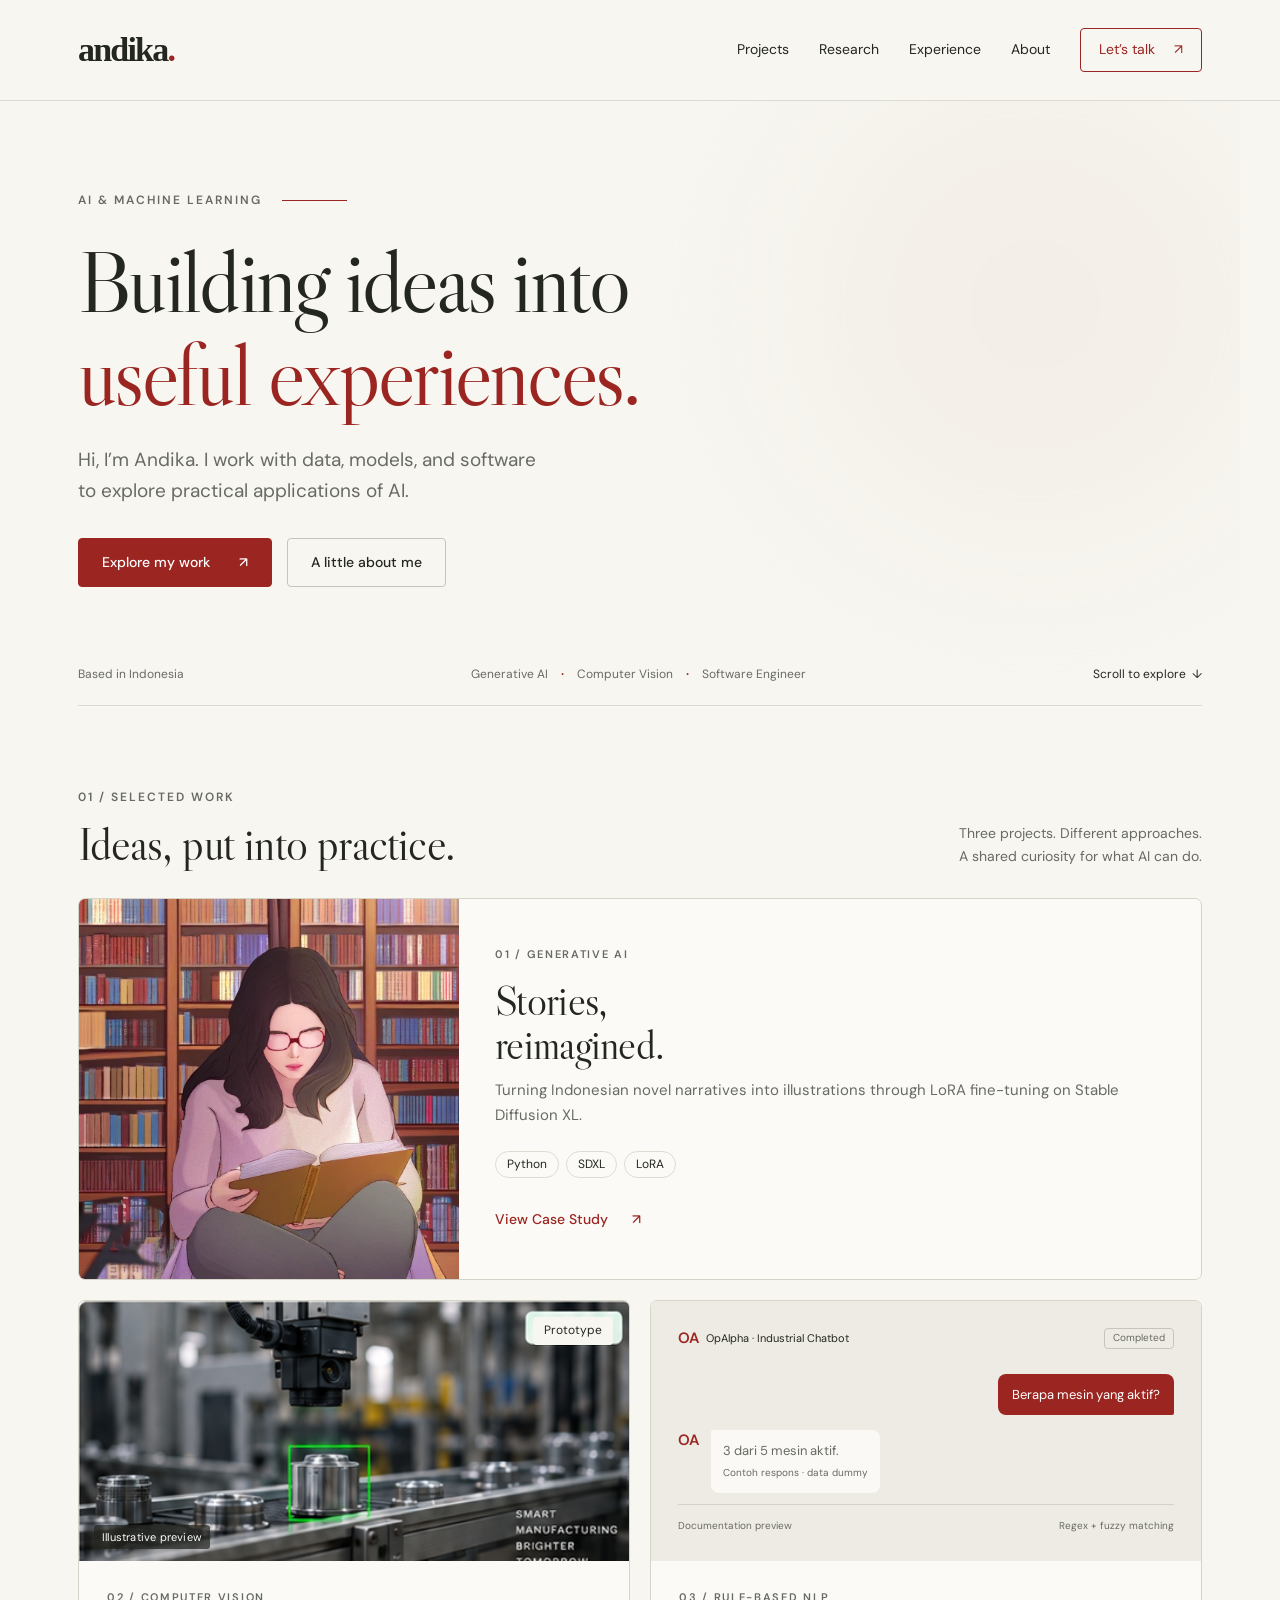
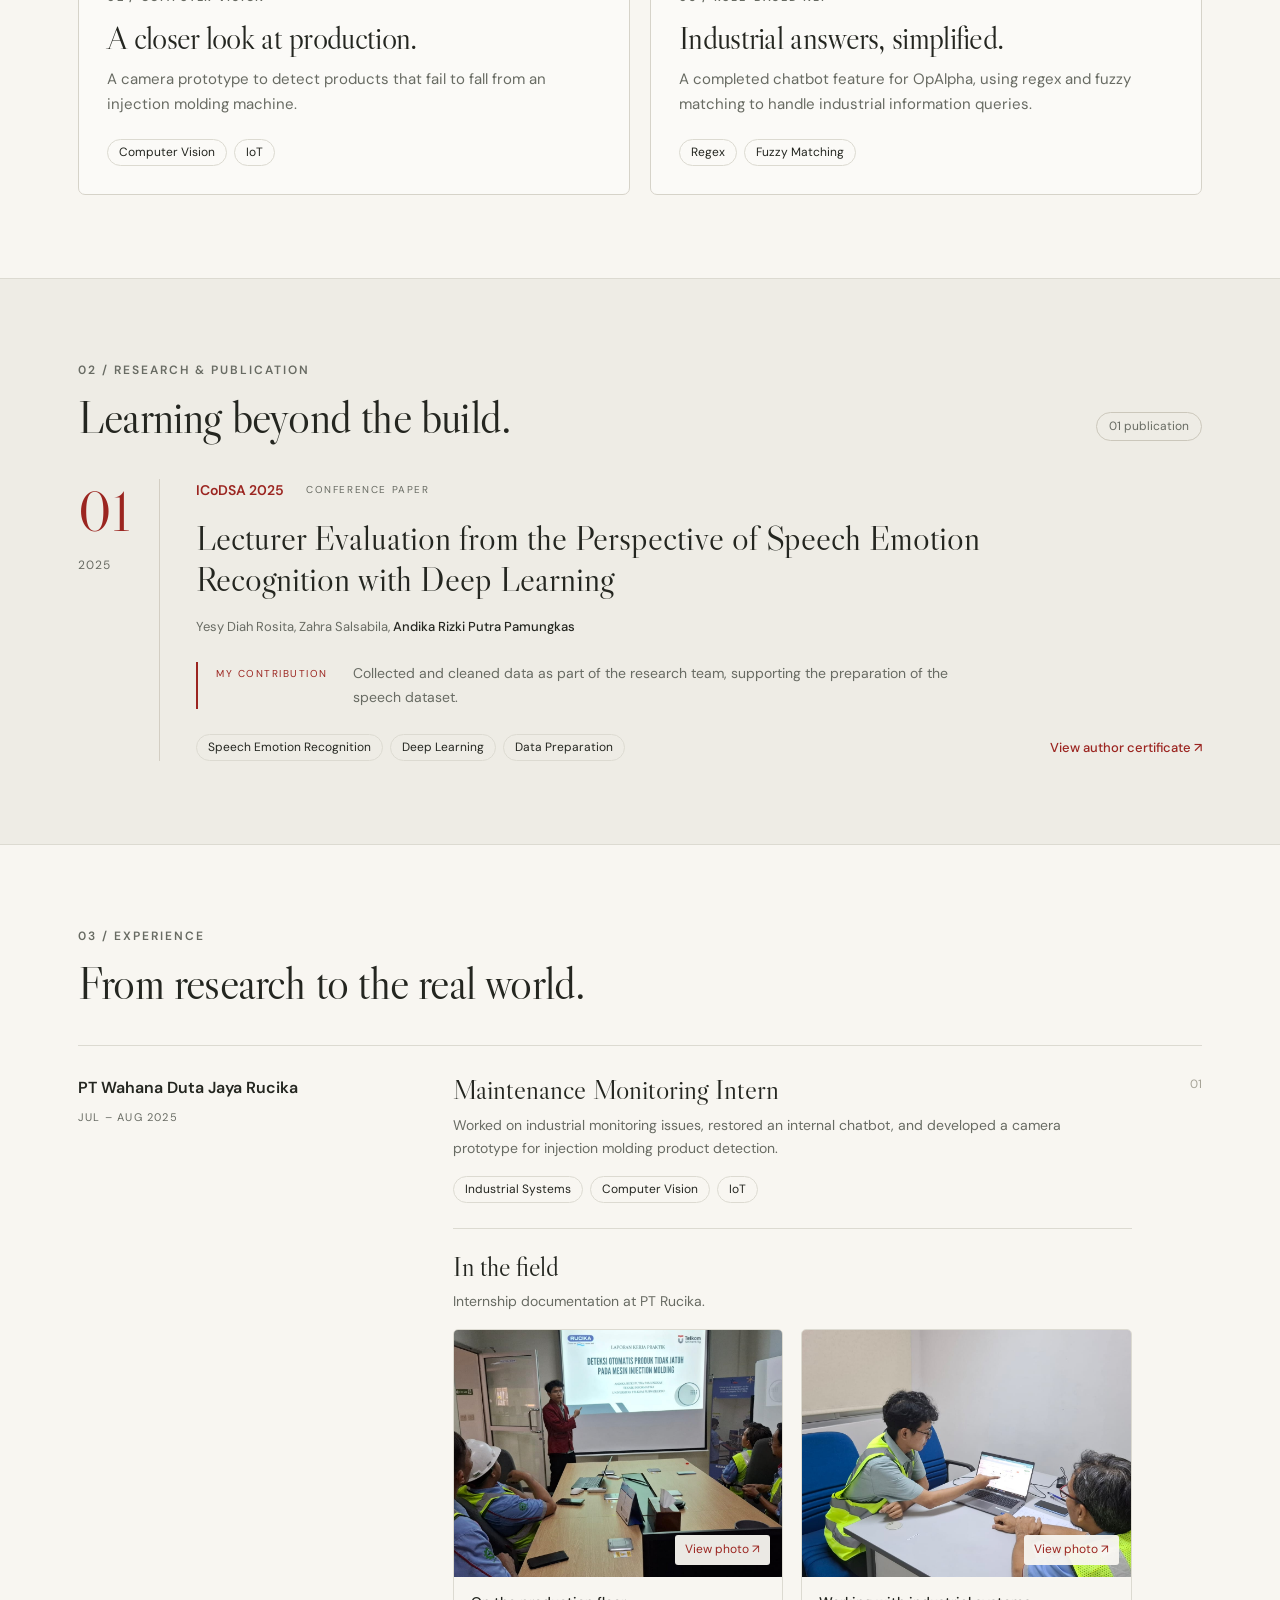
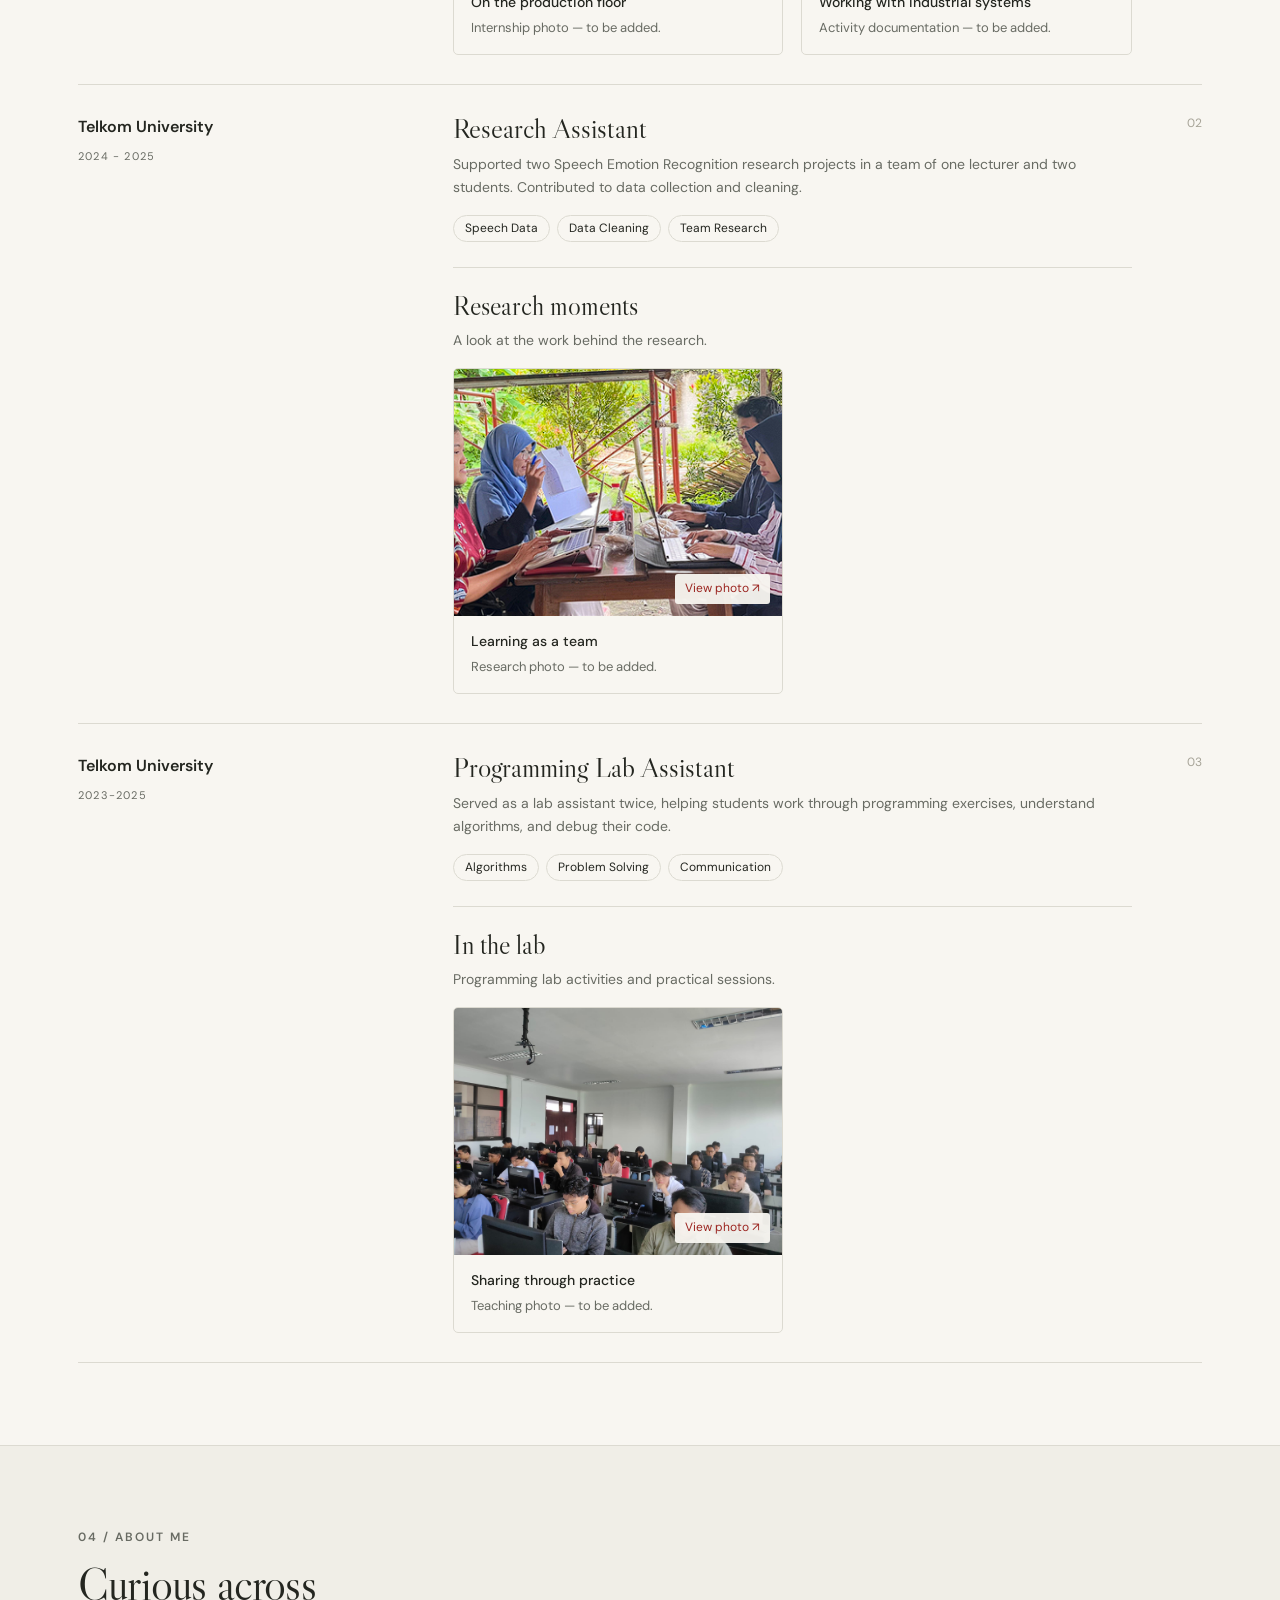
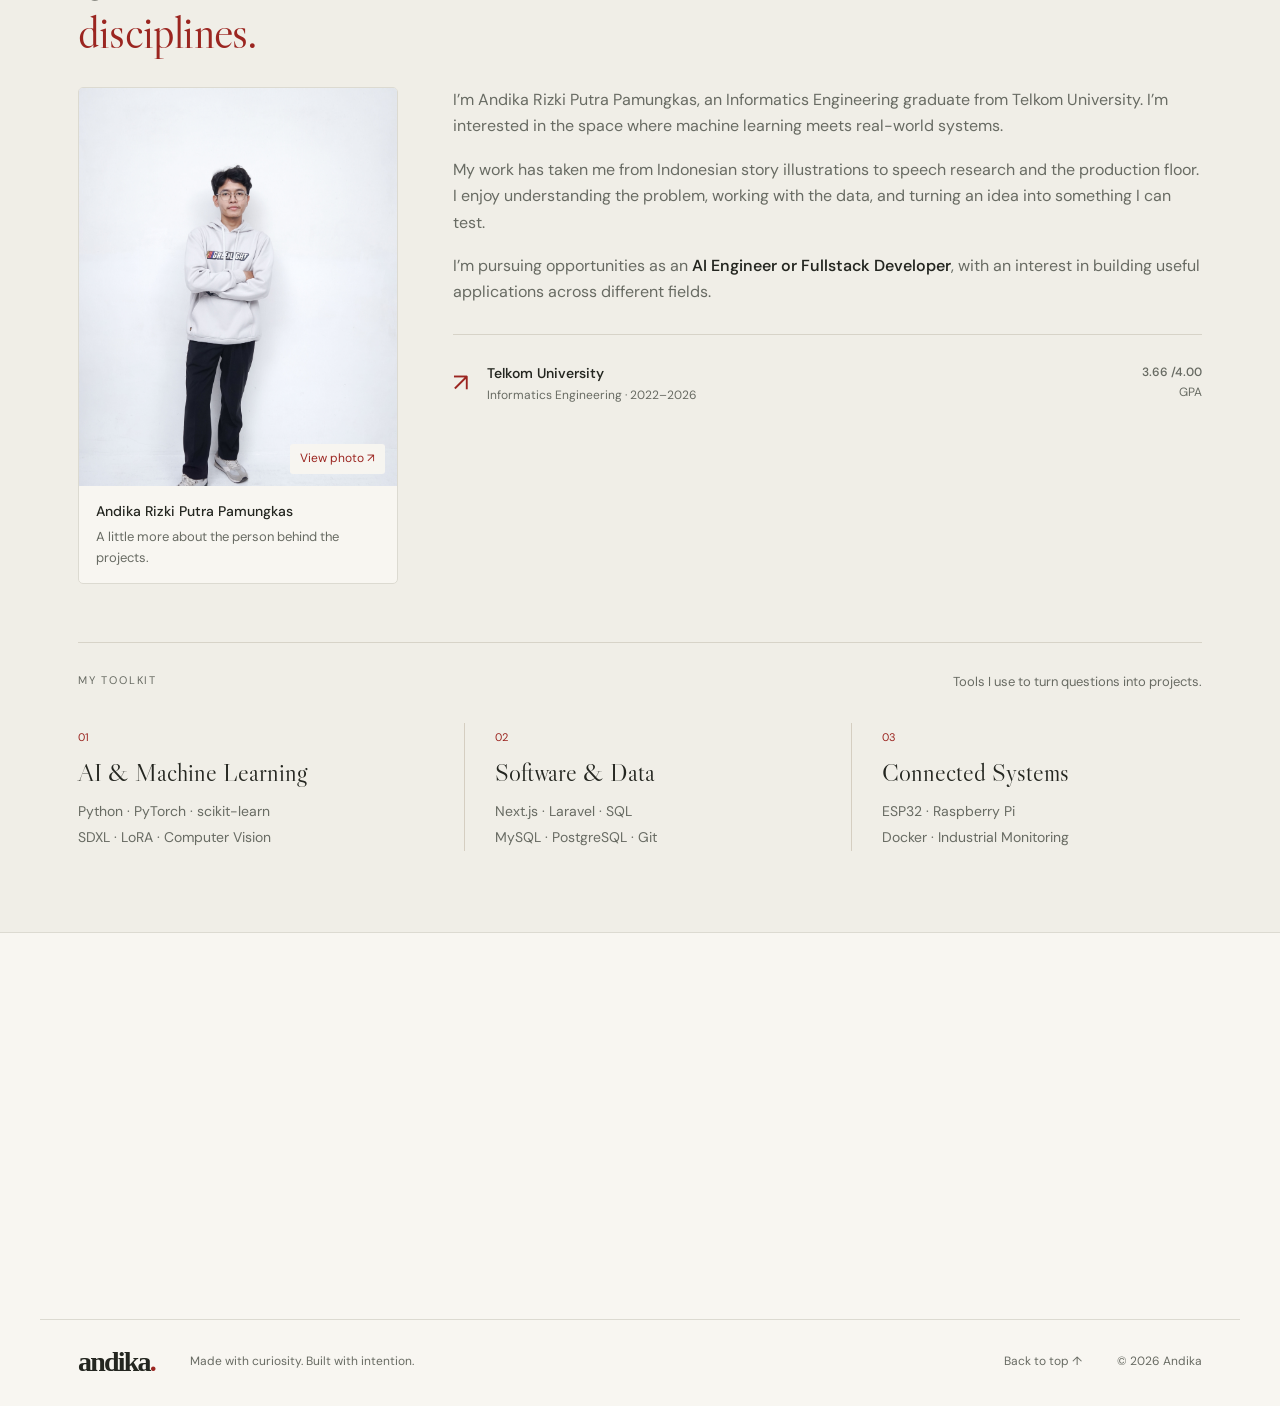
<file: index.html>
<!DOCTYPE html>
<html lang="en">

<head>
    <meta charset="utf-8">
    <meta name="viewport" content="width=device-width,initial-scale=1">
    <title>Andika — AI & Fullstack Developer</title>
    <meta name="description"
        content="Andika's portfolio: generative AI, computer vision, and speech emotion recognition research.">
    <meta name="theme-color" content="#f8f6f1">
    <link rel="icon" type="image/svg+xml"
        href="data:image/svg+xml,%3Csvg xmlns='http://www.w3.org/2000/svg' viewBox='0 0 40 40'%3E%3Crect width='40' height='40' rx='8' fill='%239b2520'/%3E%3Ctext x='10' y='30' font-family='Georgia' font-size='34' fill='%23fff'%3Ea%3C/text%3E%3C/svg%3E">
    <link rel="stylesheet" href="styles.css?v=photos-1">
    <script src="app.js?v=photos-1" defer></script>
    <link rel="stylesheet" href="photo-gallery.css?v=photos-1">
    <script src="media-config.js?v=photos-1" defer></script>
    <script src="photo-gallery.js?v=photos-1" defer></script>
</head>

<body>
    <div class="header-container" id="header-container">
        <header class="header"><a class="wordmark" href="#" aria-label="Andika home">andika<span>.</span></a><button
                class="menu-toggle" aria-expanded="false" aria-controls="navigation">Menu <span
                    aria-hidden="true">☰</span></button>
            <nav id="navigation" aria-label="Main navigation"><a href="#projects">Projects</a><a
                    href="#research">Research</a><a href="#experience">Experience</a><a href="#about">About</a><a
                    class="nav-contact" href="#contact">Let’s talk <span>↗</span></a></nav>
        </header>
        <div class="scroll-progress" id="scroll-progress" aria-hidden="true"></div>
    </div>
    <main id="main">
        <section class="hero wrap" aria-labelledby="hero-title">
            <div class="eyebrow"><span>AI & MACHINE LEARNING</span><i></i></div>
            <h1 id="hero-title">Building ideas into<br><em>useful experiences.</em></h1>
            <p class="intro">Hi, I’m Andika. I work with data, models, and software<br class="desktop-break"> to explore
                practical applications of AI.</p>
            <div class="hero-actions"><a class="button primary" href="#projects">Explore my work <span>↗</span></a><a
                    class="button secondary" href="#about">A little about me</a></div>
            <div class="hero-foot"><span>Based in Indonesia</span><span>Generative AI <b>·</b> Computer Vision <b>·</b>
                    Software Engineer</span><a class="scroll-explore" href="#projects"
                    aria-label="Scroll to selected projects">Scroll to explore
                    <span class="explore-arrow">↓</span></a></div>
        </section>
        <section class="section wrap" id="projects">
            <div class="section-heading">
                <div>
                    <div class="eyebrow"><span>01 / SELECTED WORK</span></div>
                    <h2>Ideas, put into practice.</h2>
                </div>
                <p>Three projects. Different approaches.<br>A shared curiosity for what AI can do.</p>
            </div>
            <article class="project featured">
                <div class="project-art stories">
                    <img class="thumbnail" src="assets/projects/lora/result-01.webp"
                        alt="Visualizing Indonesian novel narratives with SDXL and LoRA fine-tuning"
                        fetchpriority="high">
                </div>
                <div class="project-content">
                    <div class="eyebrow">01 / GENERATIVE AI</div>
                    <h3>Stories,<br>reimagined.</h3>
                    <p>Turning Indonesian novel narratives into illustrations through LoRA fine-tuning on Stable
                        Diffusion XL.</p>
                    <div class="tags"><span>Python</span><span>SDXL</span><span>LoRA</span></div><a class="text-link"
                        href="projects/novel-illustration/index.html">View Case Study <span>↗</span></a>
                </div>
            </article>
            <div class="project-grid">
                <article class="project">
                    <div class="project-art">
                        <div class="image-window vision-window"><img src="assets/project-preview.png"
                                alt="Illustrative industrial camera preview, not footage from the prototype"
                                loading="lazy"></div><span class="badge">Prototype</span><span
                            class="art-note">Illustrative preview</span>
                    </div>
                    <div class="project-content">
                        <div class="eyebrow">02 / COMPUTER VISION</div>
                        <h3>A closer look at production.</h3>
                        <p>A camera prototype to detect products that fail to fall from an injection molding machine.
                        </p>
                        <div class="card-bottom">
                            <div class="tags"><span>Computer Vision</span><span>IoT</span></div>
                            <!-- <a class="text-link"
                                href="projects/injection-molding-vision/index.html">View Case Study ↗</a> -->
                        </div>
                    </div>
                </article>
                <article class="project opalpha-card">
                    <div class="chat-preview" aria-label="Illustrative OpAlpha chatbot documentation">
                        <div class="chat-header"><span class="mini-mark">OA</span><span>OpAlpha · Industrial
                                Chatbot</span><span class="planned-pill">Completed</span></div>
                        <div class="chat-question">Berapa mesin yang aktif?</div>
                        <div class="chat-answer"><span class="mini-mark">OA</span>
                            <p>3 dari 5 mesin aktif.<br><small>Contoh respons · data dummy</small></p>
                        </div>
                        <div class="chat-bottom">Documentation preview<span>Regex + fuzzy matching</span></div>
                    </div>
                    <div class="project-content">
                        <div class="eyebrow">03 / RULE-BASED NLP</div>
                        <h3>Industrial answers, simplified.</h3>
                        <p>A completed chatbot feature for OpAlpha, using regex and fuzzy matching to handle industrial
                            information queries.</p>
                        <div class="card-bottom">
                            <div class="tags"><span>Regex</span><span>Fuzzy Matching</span></div>
                            <!-- <a class="text-link"
                                href="projects/opalpha-chatbot/index.html">View Case Study ↗</a> -->
                        </div>
                    </div>
                </article>
            </div>
        </section>
        <section class="section research-section" id="research">
            <div class="wrap">
                <div class="section-heading">
                    <div>
                        <div class="eyebrow">02 / RESEARCH & PUBLICATION</div>
                        <h2>Learning beyond the build.</h2>
                    </div><span class="count-label">01 publication</span>
                </div>
                <article class="paper">
                    <div class="paper-index">01<span>2025</span></div>
                    <div class="paper-content">
                        <div class="paper-meta">ICoDSA 2025 <span>CONFERENCE PAPER</span></div>
                        <h3>Lecturer Evaluation from the Perspective of Speech Emotion Recognition with Deep Learning
                        </h3>
                        <p class="authors">Yesy Diah Rosita, Zahra Salsabila, <strong>Andika Rizki Putra
                                Pamungkas</strong></p>
                        <div class="contribution"><span>MY CONTRIBUTION</span>
                            <p>Collected and cleaned data as part of the research team, supporting the preparation of
                                the speech dataset.</p>
                        </div>
                        <div class="paper-bottom">
                            <div class="tags"><span>Speech Emotion Recognition</span><span>Deep
                                    Learning</span><span>Data Preparation</span></div><a class="text-link"
                                href="assets/icodsa-certificate.pdf" target="_blank" rel="noopener">View author
                                certificate ↗</a>
                        </div>
                    </div>
                </article>
            </div>
        </section>
        <section class="section wrap experience" id="experience">
            <div class="section-heading">
                <div>
                    <div class="eyebrow">03 / EXPERIENCE</div>
                    <h2>From research to the real world.</h2>
                </div>
            </div>
            <div class="experience-list">
                <article class="experience-row">
                    <div class="experience-place">PT Wahana Duta Jaya Rucika<span>JUL – AUG 2025</span></div>
                    <div class="experience-detail">
                        <h3>Maintenance Monitoring Intern</h3>
                        <p>Worked on industrial monitoring issues, restored an internal chatbot, and developed a camera
                            prototype for injection molding product detection.</p>
                        <div class="tags"><span>Industrial Systems</span><span>Computer Vision</span><span>IoT</span>
                        </div>
                    
                        <div class="photo-gallery" data-photo-gallery="experience-rucika"><noscript>Enable JavaScript to view photo documentation.</noscript></div>
                    </div><span class="row-number">01</span>
                </article>
                <article class="experience-row">
                    <div class="experience-place">Telkom University<span>2024 - 2025</span></div>
                    <div class="experience-detail">
                        <h3>Research Assistant</h3>
                        <p>Supported two Speech Emotion Recognition research projects in a team of one lecturer and two
                            students. Contributed to data collection and cleaning.</p>
                        <div class="tags"><span>Speech Data</span><span>Data Cleaning</span><span>Team Research</span>
                        </div>
                    
                        <div class="photo-gallery" data-photo-gallery="experience-research"><noscript>Enable JavaScript to view photo documentation.</noscript></div>
                    </div><span class="row-number">02</span>
                </article>
                <article class="experience-row">
                    <div class="experience-place">Telkom University<span>2023-2025</span></div>
                    <div class="experience-detail">
                        <h3>Programming Lab Assistant</h3>
                        <p>Served as a lab assistant twice, helping students work through programming exercises,
                            understand algorithms, and debug their code.</p>
                        <div class="tags"><span>Algorithms</span><span>Problem Solving</span><span>Communication</span>
                        </div>
                    
                        <div class="photo-gallery" data-photo-gallery="experience-teaching"><noscript>Enable JavaScript to view photo documentation.</noscript></div>
                    </div><span class="row-number">03</span>
                </article>
            </div>
        </section>
        <section class="section about-section" id="about">
            <div class="wrap">
                <div class="section-heading">
                    <div>
                        <div class="eyebrow">04 / ABOUT ME</div>
                        <h2>Curious across<br><em>disciplines.</em></h2>
                    </div>
                </div>
                <div class="about-grid">
                    <div class="profile-photo" data-photo-profile><noscript>Enable JavaScript to view photo documentation.</noscript></div>
                    <div class="about-copy">
                        <p>I’m Andika Rizki Putra Pamungkas, an Informatics Engineering graduate from Telkom University.
                            I’m interested in the space where machine learning meets real-world systems.</p>
                        <p>My work has taken me from Indonesian story illustrations to speech research and the
                            production floor. I enjoy understanding the problem, working with the data, and turning an
                            idea into something I can test.</p>
                        <p>I’m pursuing opportunities as an <strong>AI Engineer or Fullstack Developer</strong>,
                            with an interest in building useful applications across different fields.</p>
                        <div class="education"><span class="education-icon" aria-hidden="true">↗</span>
                            <div><strong>Telkom University</strong><span>Informatics Engineering · 2022–2026</span>
                            </div>
                            <div class="gpa"><strong><span class="gpa-counter"
                                        data-target="3.89">3.89</span><span>/4.00</span></strong><span>GPA</span></div>
                        </div>
                    </div>
                </div>
                <div class="skills-heading">MY TOOLKIT<span>Tools I use to turn questions into projects.</span></div>
                <div class="skills-grid">
                    <div><span class="skill-number">01</span>
                        <h3>AI & Machine Learning</h3>
                        <p>Python · PyTorch · scikit-learn<br>SDXL · LoRA · Computer Vision</p>
                    </div>
                    <div><span class="skill-number">02</span>
                        <h3>Software & Data</h3>
                        <p>Next.js · Laravel · SQL<br>MySQL · PostgreSQL · Git</p>
                    </div>
                    <div><span class="skill-number">03</span>
                        <h3>Connected Systems</h3>
                        <p>ESP32 · Raspberry Pi<br>Docker · Industrial Monitoring</p>
                    </div>
                </div>
            </div>
        </section>
        <section class="contact section wrap" id="contact">
            <div class="eyebrow">05 / GET IN TOUCH</div>
            <div class="contact-grid">
                <div>
                    <h2>Let’s build something<br><em>useful together.</em></h2>
                    <p>Open to AI Engineer and Machine Learning Engineer opportunities.</p>
                </div><a class="button primary" href="https://www.linkedin.com/in/andikarz/" target="_blank"
                    rel="noopener">Connect on LinkedIn <span>↗</span></a>
            </div>
        </section>
    </main>
    <footer class="footer wrap"><a class="wordmark" href="#">andika<span>.</span></a>
        <p>Made with curiosity. Built with intention.</p><a href="#">Back to top ↑</a><span>© 2026 Andika</span>
    </footer>
    <button class="floating-top" id="floating-top" aria-label="Back to top" title="Back to top">
        <span aria-hidden="true">↑</span>
    </button>
</body>

</html>
</file>
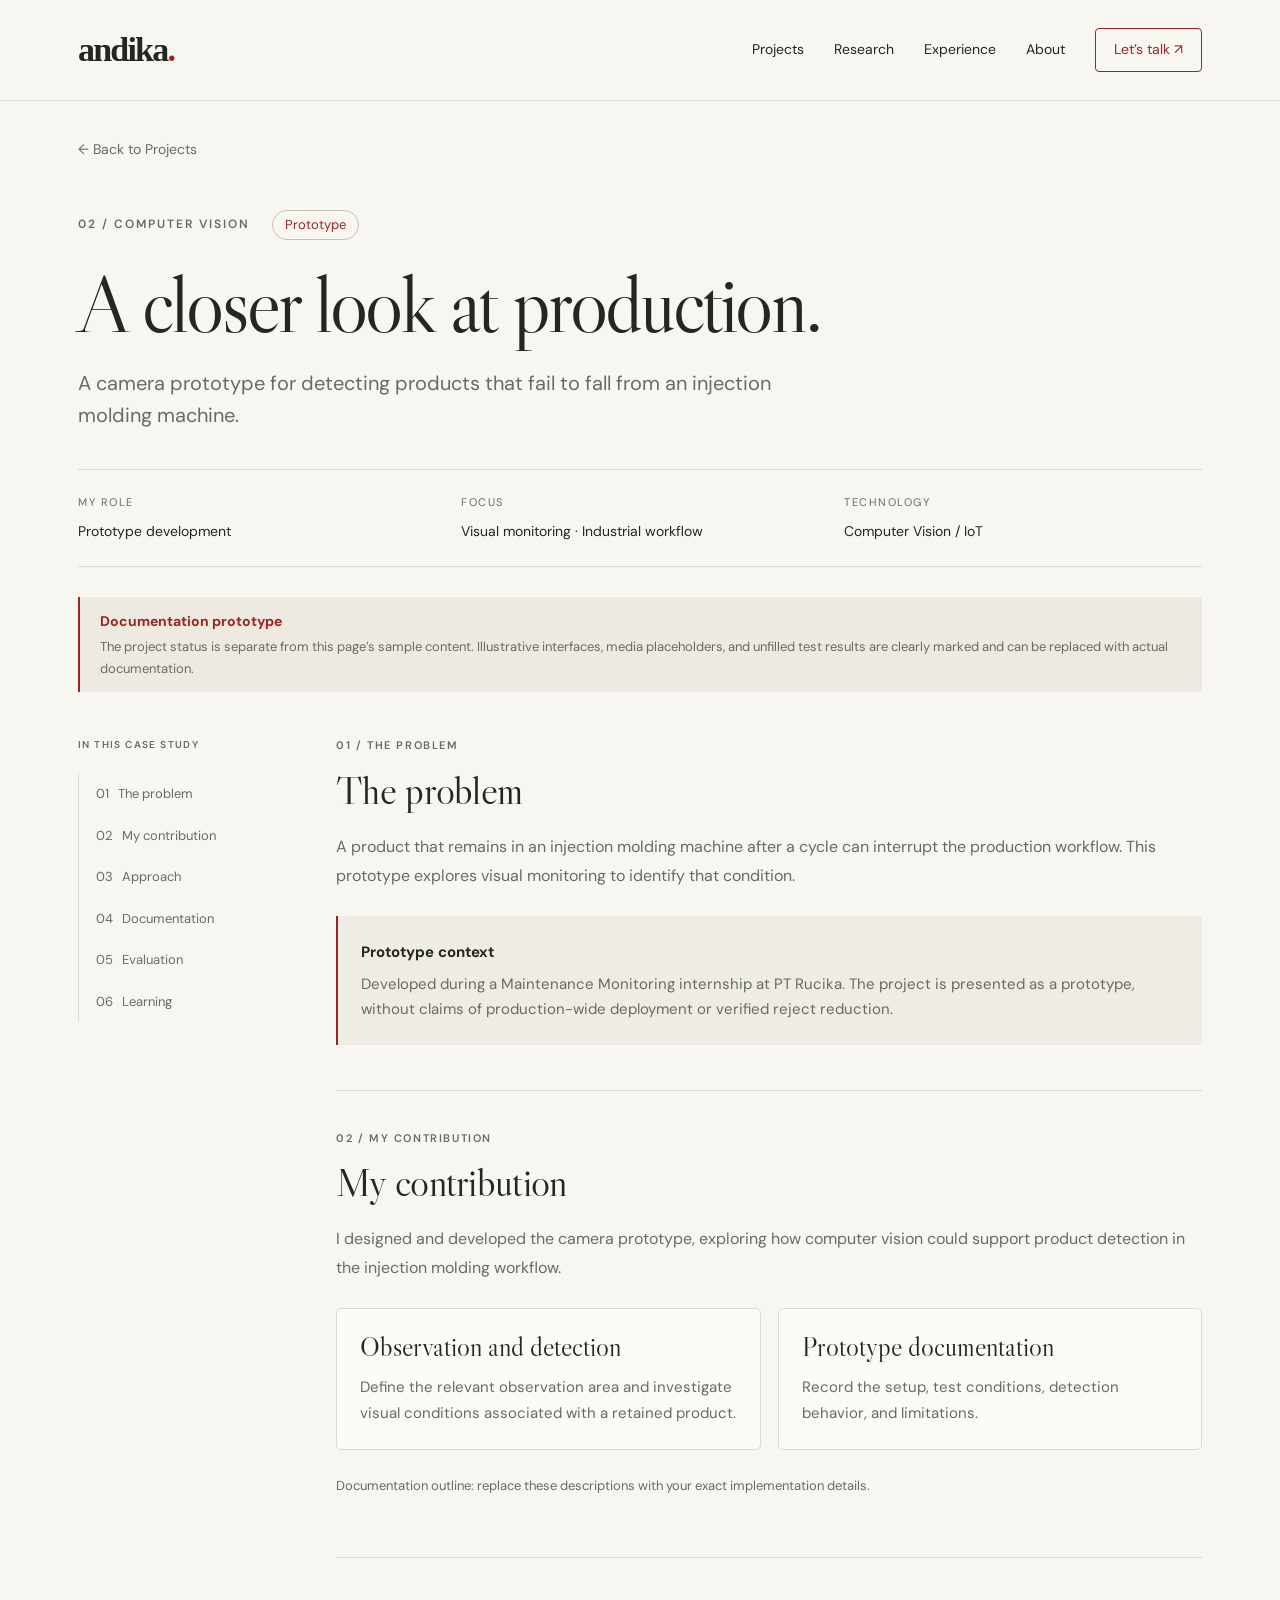
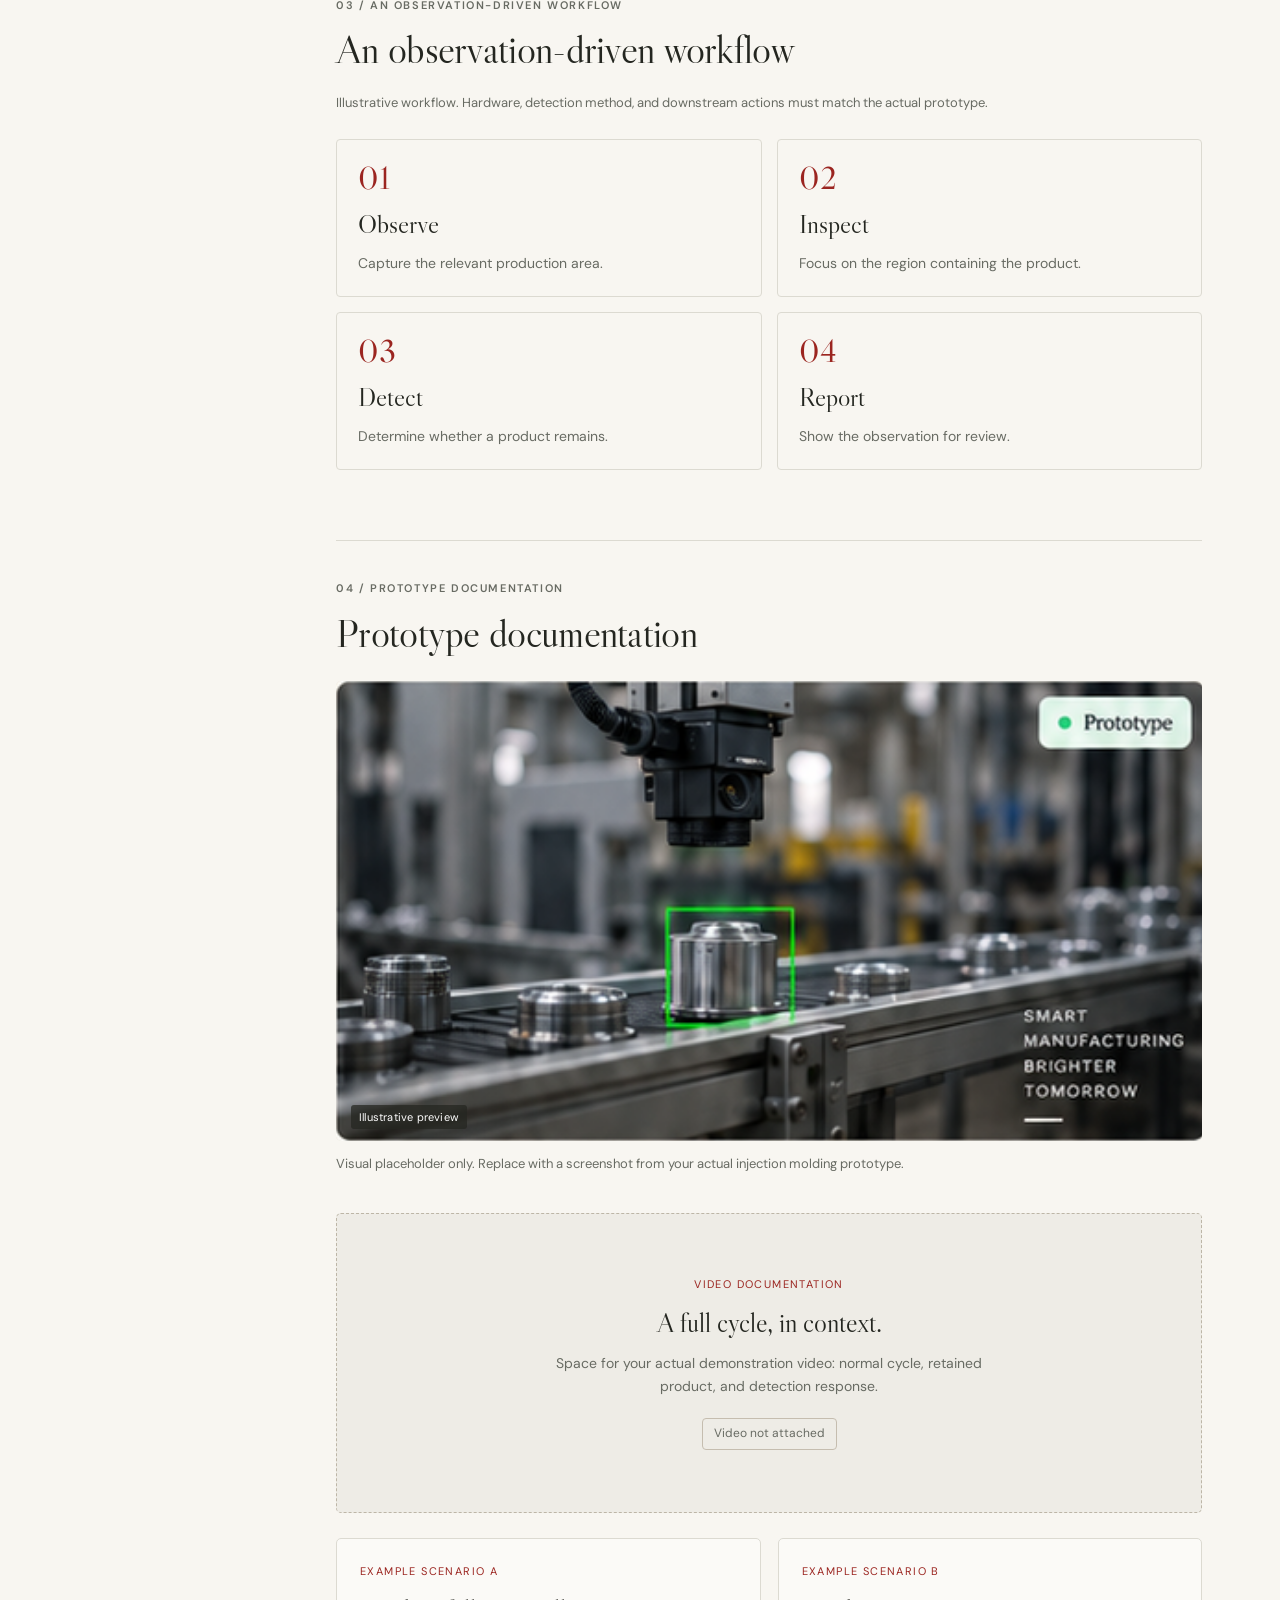
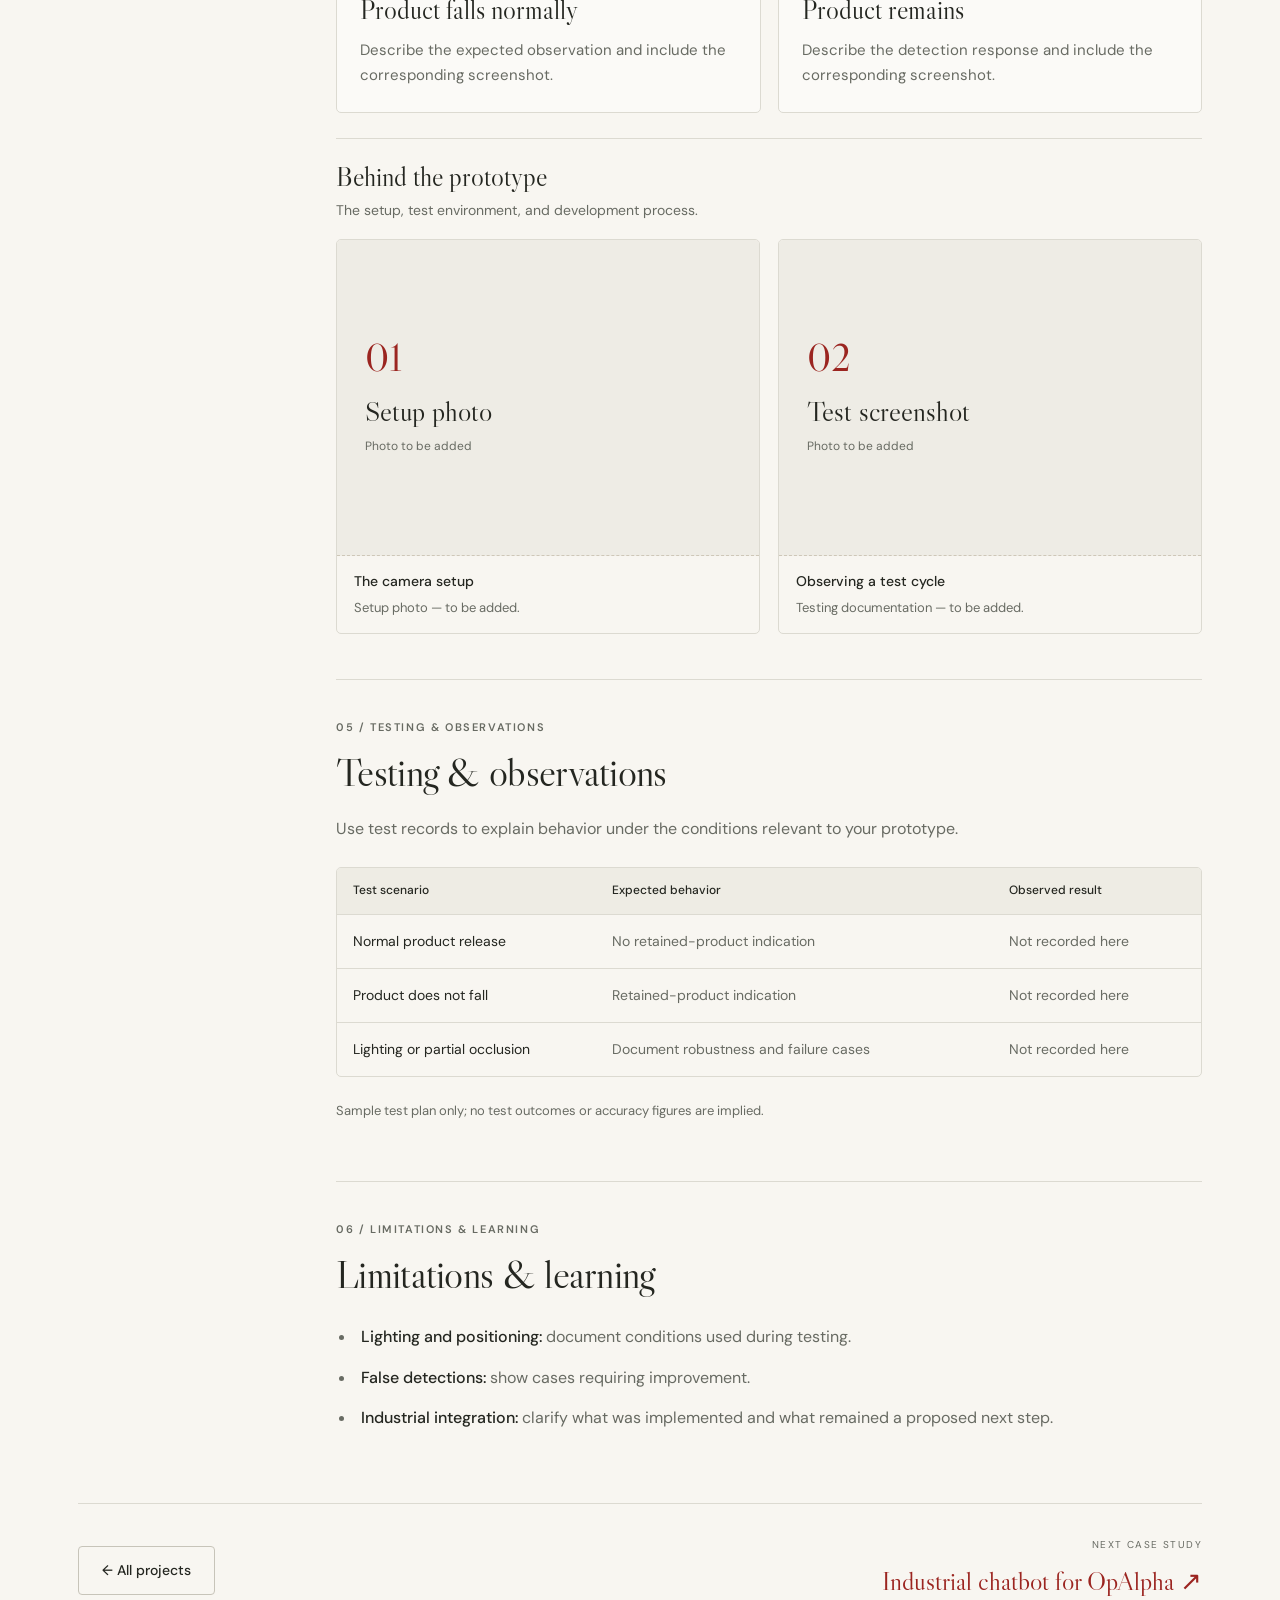
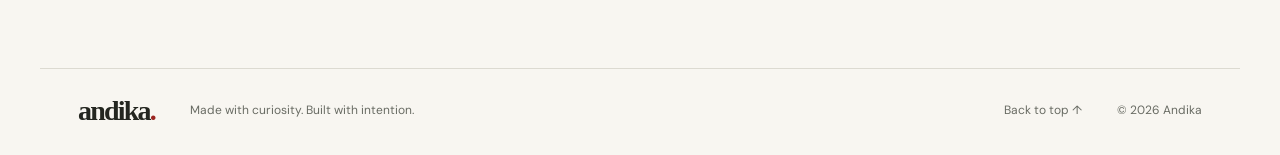
<file: projects/injection-molding-vision/index.html>
<!DOCTYPE html>
<html lang="en">

<head>
    <meta charset="utf-8">
    <meta name="viewport" content="width=device-width,initial-scale=1">
    <title>A closer look at production. — Andika</title>
    <meta name="description"
        content="A camera prototype for detecting products that fail to fall from an injection molding machine.">
    <meta name="theme-color" content="#f8f6f1">
    <link rel="icon" type="image/svg+xml"
        href="data:image/svg+xml,%3Csvg xmlns='http://www.w3.org/2000/svg' viewBox='0 0 40 40'%3E%3Crect width='40' height='40' rx='8' fill='%239b2520'/%3E%3Ctext x='10' y='30' font-family='Georgia' font-size='34' fill='%23fff'%3Ea%3C/text%3E%3C/svg%3E">
    <link rel="stylesheet" href="../../styles.css?v=photos-1">
    <link rel="stylesheet" href="../../case-study.css?v=photos-1">
    <script src="../../app.js?v=photos-1" defer></script>
    <link rel="stylesheet" href="../../photo-gallery.css?v=photos-1">
    <script src="../../media-config.js?v=photos-1" defer></script>
    <script src="../../photo-gallery.js?v=photos-1" defer></script>
</head>

<body><a class="skip" href="#main">Skip to content</a>
    <div class="header-container" id="header-container">
        <header class="header"><a class="wordmark" href="../../index.html"
                aria-label="Andika home">andika<span>.</span></a><button class="menu-toggle" aria-expanded="false"
                aria-controls="navigation">Menu <span aria-hidden="true">☰</span></button>
            <nav id="navigation" aria-label="Main navigation"><a href="../../index.html#projects">Projects</a><a
                    href="../../index.html#research">Research</a><a href="../../index.html#experience">Experience</a><a
                    href="../../index.html#about">About</a><a class="nav-contact" href="../../index.html#contact">Let’s talk
                    ↗</a></nav>
        </header>
        <div class="scroll-progress" id="scroll-progress" aria-hidden="true"></div>
    </div>
    <main id="main">
        <div class="wrap case-hero"><a class="back-link" href="../../index.html#projects">← Back to Projects</a>
            <div class="case-category"><span class="eyebrow">02 / COMPUTER VISION</span><span
                    class="case-status">Prototype</span></div>
            <h1>A closer look at production.</h1>
            <p class="case-lead">A camera prototype for detecting products that fail to fall from an injection molding
                machine.</p>
            <dl class="case-facts">
                <div>
                    <dt>MY ROLE</dt>
                    <dd>Prototype development</dd>
                </div>
                <div>
                    <dt>FOCUS</dt>
                    <dd>Visual monitoring · Industrial workflow</dd>
                </div>
                <div>
                    <dt>TECHNOLOGY</dt>
                    <dd>Computer Vision / IoT</dd>
                </div>
            </dl>
            <aside class="prototype-notice"><strong>Documentation prototype</strong>
                <p>The project status is separate from this page’s sample content. Illustrative interfaces, media
                    placeholders, and unfilled test results are clearly marked and can be replaced with actual
                    documentation.</p>
            </aside>
        </div>
        <div class="wrap case-layout">
            <aside class="toc">
                <nav aria-label="On this page"><span class="eyebrow">IN THIS CASE STUDY</span><a href="#overview">01
                        &nbsp; The problem</a><a href="#contribution">02 &nbsp; My contribution</a><a
                        href="#approach">03 &nbsp; Approach</a><a href="#documentation">04 &nbsp; Documentation</a><a
                        href="#evaluation">05 &nbsp; Evaluation</a><a href="#learning">06 &nbsp; Learning</a></nav>
            </aside>
            <div class="case-content">
                <section class="case-section" id="overview">
                    <div class="eyebrow">01 / THE PROBLEM</div>
                    <h2>The problem</h2>
                    <p>A product that remains in an injection molding machine after a cycle can interrupt the production
                        workflow. This prototype explores visual monitoring to identify that condition.</p>
                    <div class="callout"><strong>Prototype context</strong>
                        <p>Developed during a Maintenance Monitoring internship at PT Rucika. The project is presented
                            as a prototype, without claims of production-wide deployment or verified reject reduction.
                        </p>
                    </div>
                </section>
                <section class="case-section" id="contribution">
                    <div class="eyebrow">02 / MY CONTRIBUTION</div>
                    <h2>My contribution</h2>
                    <p>I designed and developed the camera prototype, exploring how computer vision could support
                        product detection in the injection molding workflow.</p>
                    <div class="two-col">
                        <article class="note-card">
                            <h3>Observation and detection</h3>
                            <p>Define the relevant observation area and investigate visual conditions associated with a
                                retained product.</p>
                        </article>
                        <article class="note-card">
                            <h3>Prototype documentation</h3>
                            <p>Record the setup, test conditions, detection behavior, and limitations.</p>
                        </article>
                    </div>
                    <p class="sample-label">Documentation outline: replace these descriptions with your exact
                        implementation details.</p>
                </section>
                <section class="case-section" id="approach">
                    <div class="eyebrow">03 / AN OBSERVATION-DRIVEN WORKFLOW</div>
                    <h2>An observation-driven workflow</h2>
                    <p class="sample-label">Illustrative workflow. Hardware, detection method, and downstream actions
                        must match the actual prototype.</p>
                    <ol class="flow">
                        <li><span class="step-number">01</span>
                            <h3>Observe</h3>
                            <p>Capture the relevant production area.</p>
                        </li>
                        <li><span class="step-number">02</span>
                            <h3>Inspect</h3>
                            <p>Focus on the region containing the product.</p>
                        </li>
                        <li><span class="step-number">03</span>
                            <h3>Detect</h3>
                            <p>Determine whether a product remains.</p>
                        </li>
                        <li><span class="step-number">04</span>
                            <h3>Report</h3>
                            <p>Show the observation for review.</p>
                        </li>
                    </ol>
                </section>
                <section class="case-section" id="documentation">
                    <div class="eyebrow">04 / PROTOTYPE DOCUMENTATION</div>
                    <h2>Prototype documentation</h2>
                    <figure class="vision-figure">
                        <div class="project-art">
                            <div class="image-window vision-window"><img src="../../assets/project-preview.png"
                                    alt="Illustrative industrial camera scene, not the actual prototype" loading="lazy">
                            </div><span class="art-note">Illustrative preview</span>
                        </div>
                        <figcaption>Visual placeholder only. Replace with a screenshot from your actual injection
                            molding prototype.</figcaption>
                    </figure>
                    <!-- EDIT: Replace the video placeholder with <video class="actual-media" controls preload="metadata" poster="../../assets/projects/vision/poster.webp"><source src="../../assets/projects/vision/demo.mp4" type="video/mp4"></video> and a written summary. -->
                    <div class="media-placeholder video-placeholder"><span class="slot-label">VIDEO DOCUMENTATION</span>
                        <h3>A full cycle, in context.</h3>
                        <p>Space for your actual demonstration video: normal cycle, retained product, and detection
                            response.</p><span class="placeholder-state">Video not attached</span>
                    </div>
                    <div class="two-col">
                        <article class="note-card"><span class="slot-label">EXAMPLE SCENARIO A</span>
                            <h3>Product falls normally</h3>
                            <p>Describe the expected observation and include the corresponding screenshot.</p>
                        </article>
                        <article class="note-card"><span class="slot-label">EXAMPLE SCENARIO B</span>
                            <h3>Product remains</h3>
                            <p>Describe the detection response and include the corresponding screenshot.</p>
                        </article>
                    </div>
                    <div class="photo-gallery" data-photo-gallery="project-vision"><noscript>Enable JavaScript to view photo documentation.</noscript></div>
                </section>
                <section class="case-section" id="evaluation">
                    <div class="eyebrow">05 / TESTING & OBSERVATIONS</div>
                    <h2>Testing & observations</h2>
                    <p>Use test records to explain behavior under the conditions relevant to your prototype.</p>
                    <div class="table-scroll" tabindex="0" role="region" aria-label="Documentation table">
                        <table>
                            <thead>
                                <tr>
                                    <th scope="col">Test scenario</th>
                                    <th scope="col">Expected behavior</th>
                                    <th scope="col">Observed result</th>
                                </tr>
                            </thead>
                            <tbody>
                                <tr>
                                    <td>Normal product release</td>
                                    <td>No retained-product indication</td>
                                    <td>Not recorded here</td>
                                </tr>
                                <tr>
                                    <td>Product does not fall</td>
                                    <td>Retained-product indication</td>
                                    <td>Not recorded here</td>
                                </tr>
                                <tr>
                                    <td>Lighting or partial occlusion</td>
                                    <td>Document robustness and failure cases</td>
                                    <td>Not recorded here</td>
                                </tr>
                            </tbody>
                        </table>
                    </div>
                    <p class="sample-label">Sample test plan only; no test outcomes or accuracy figures are implied.</p>
                </section>
                <section class="case-section" id="learning">
                    <div class="eyebrow">06 / LIMITATIONS & LEARNING</div>
                    <h2>Limitations & learning</h2>
                    <ul class="editorial-list">
                        <li><strong>Lighting and positioning:</strong> document conditions used during testing.</li>
                        <li><strong>False detections:</strong> show cases requiring improvement.</li>
                        <li><strong>Industrial integration:</strong> clarify what was implemented and what remained a
                            proposed next step.</li>
                    </ul>
                </section>
            </div>
        </div>
        <div class="wrap">
            <div class="case-end"><a class="button secondary" href="../../index.html#projects">← All projects</a><a
                    class="next-project" href="../opalpha-chatbot/index.html"><span>NEXT CASE
                        STUDY</span><strong>Industrial chatbot for OpAlpha ↗</strong></a></div>
        </div>
    </main>
    <footer class="footer wrap"><a class="wordmark" href="../../index.html">andika<span>.</span></a>
        <p>Made with curiosity. Built with intention.</p><a href="#main">Back to top ↑</a><span>© 2026 Andika</span>
    </footer>
</body>

</html>
</file>
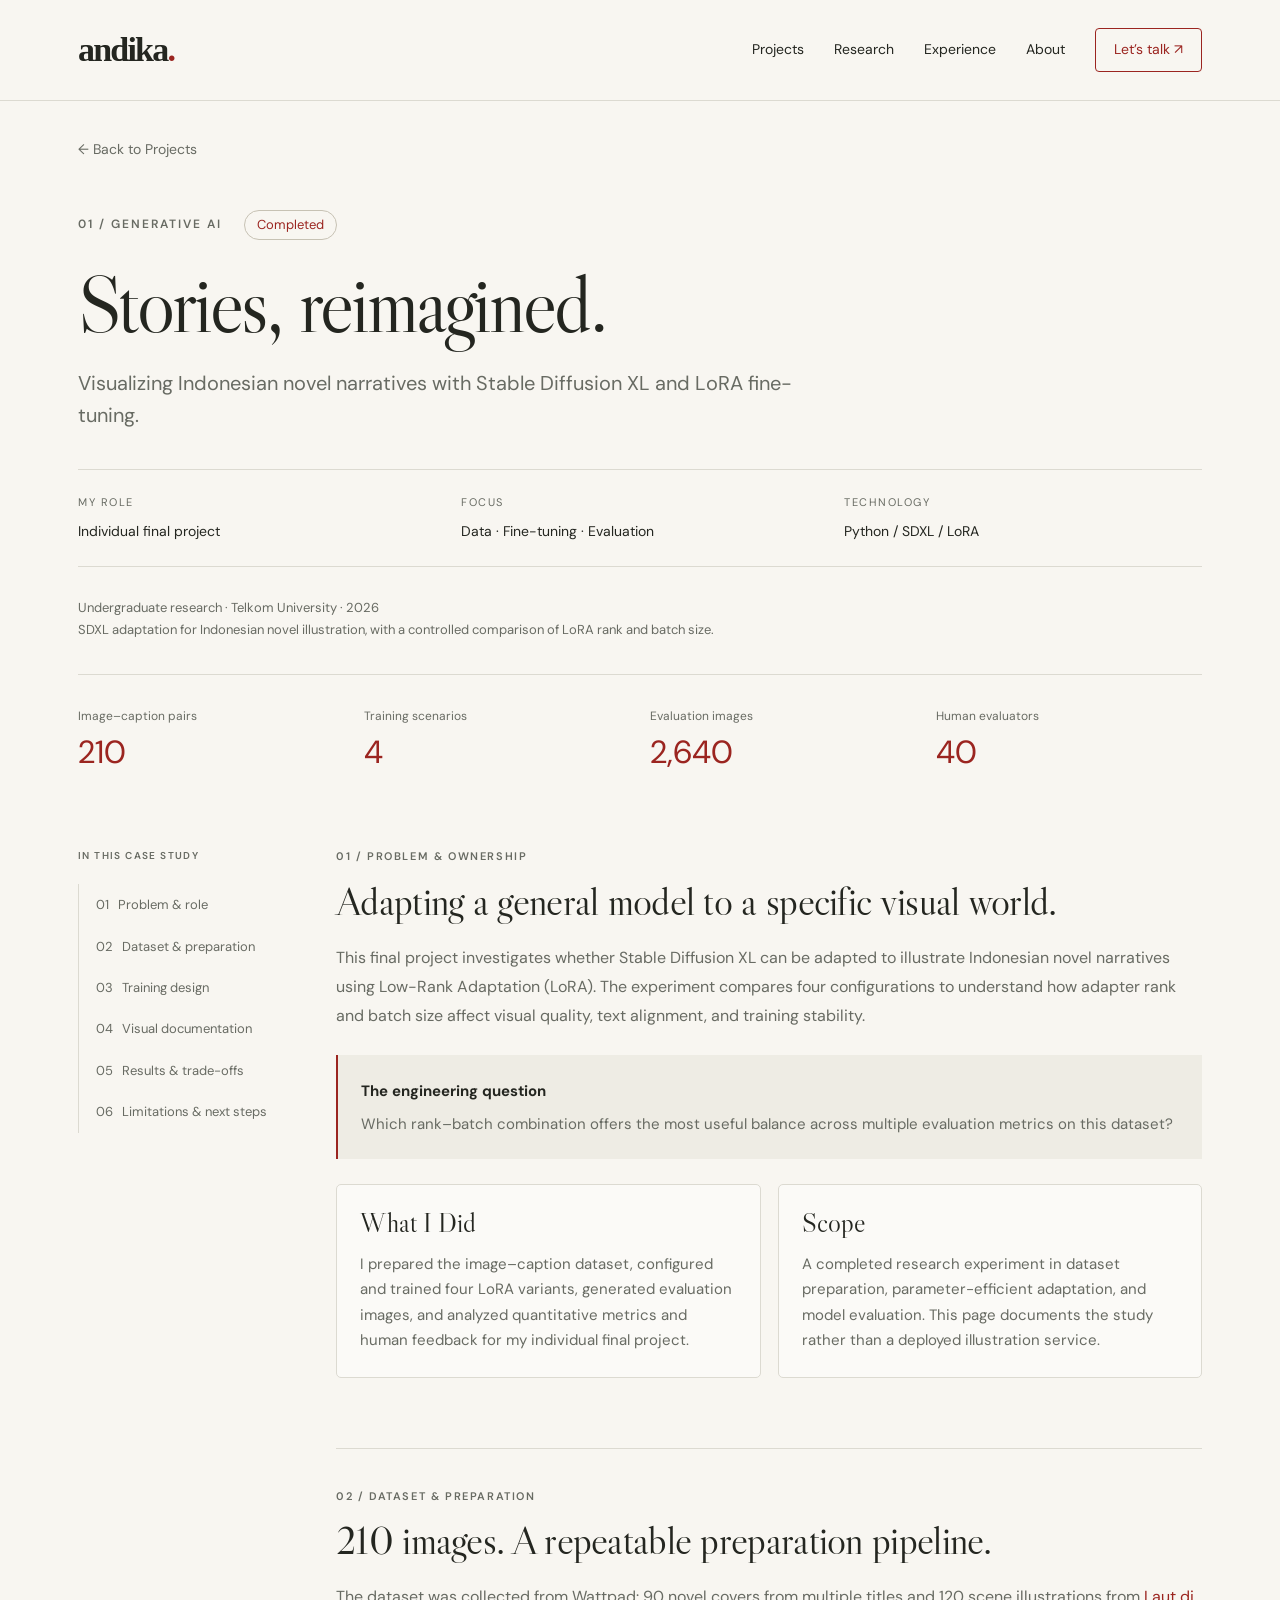
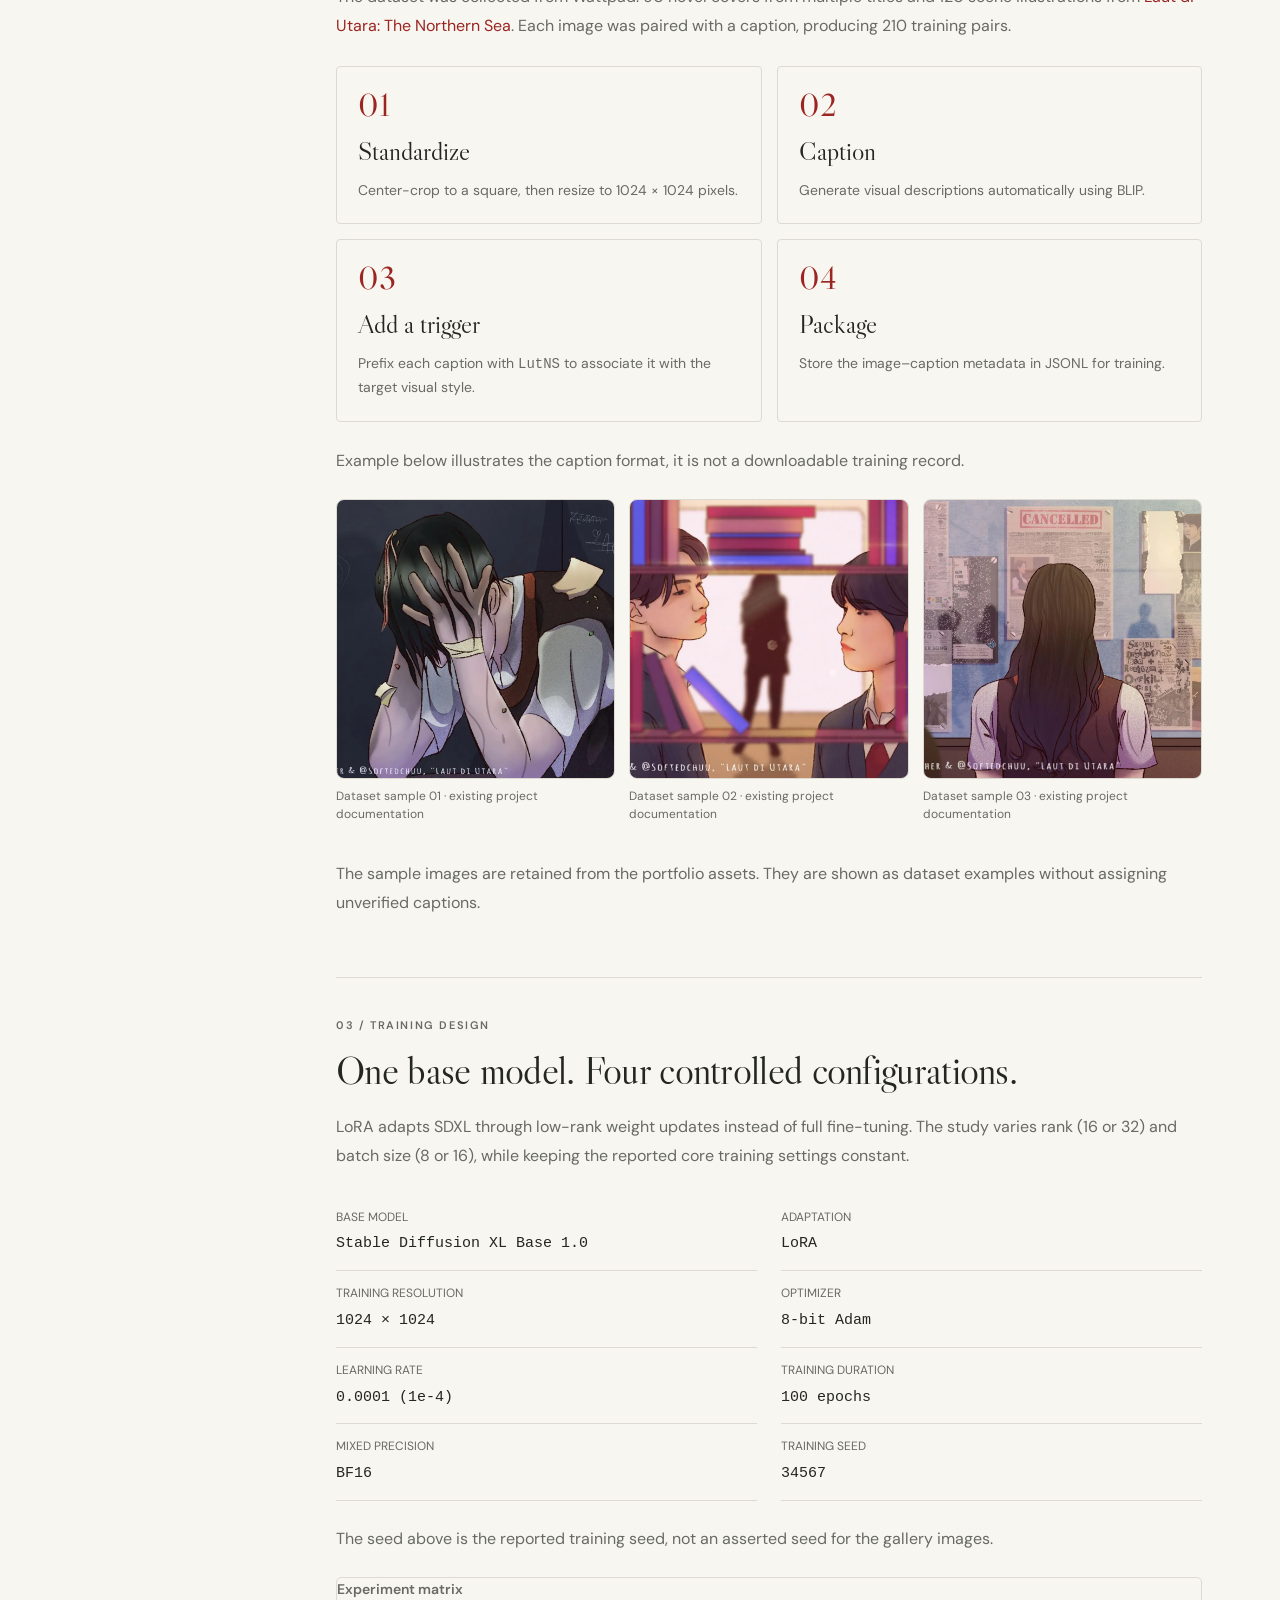
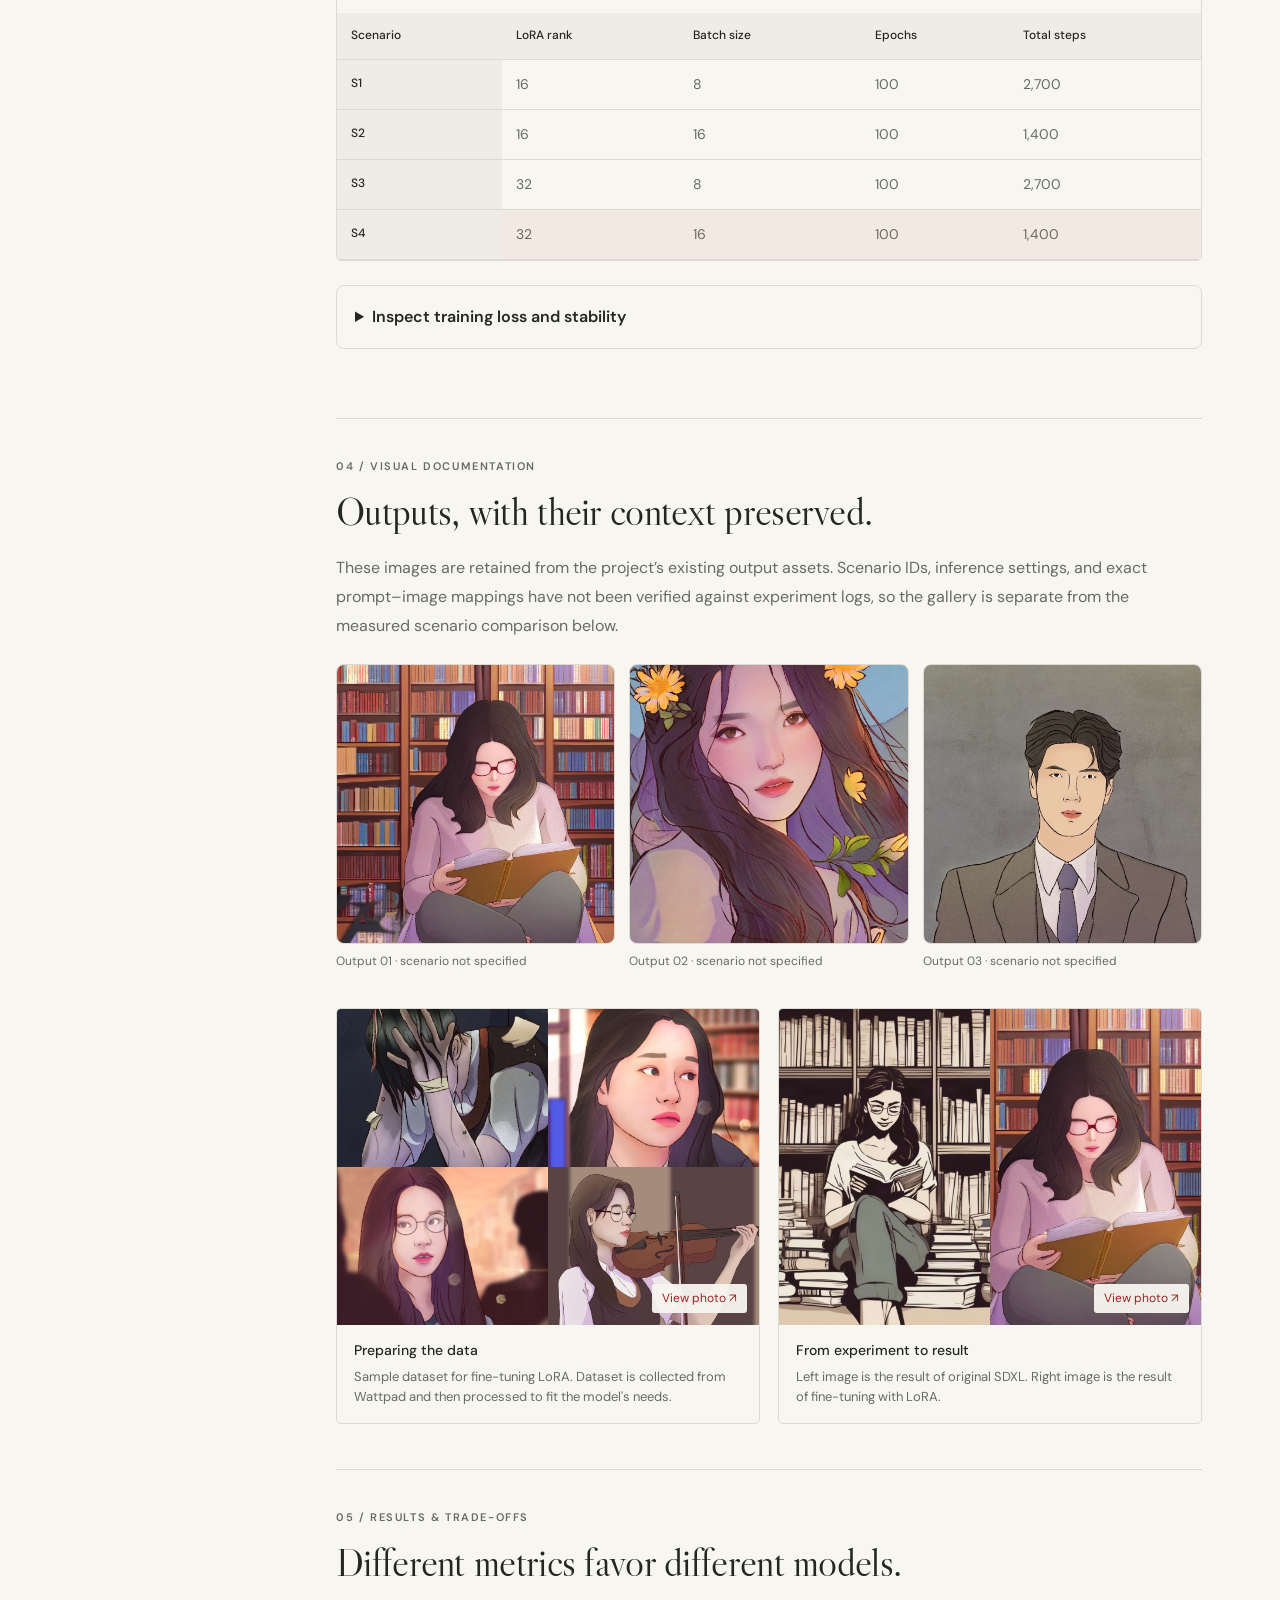
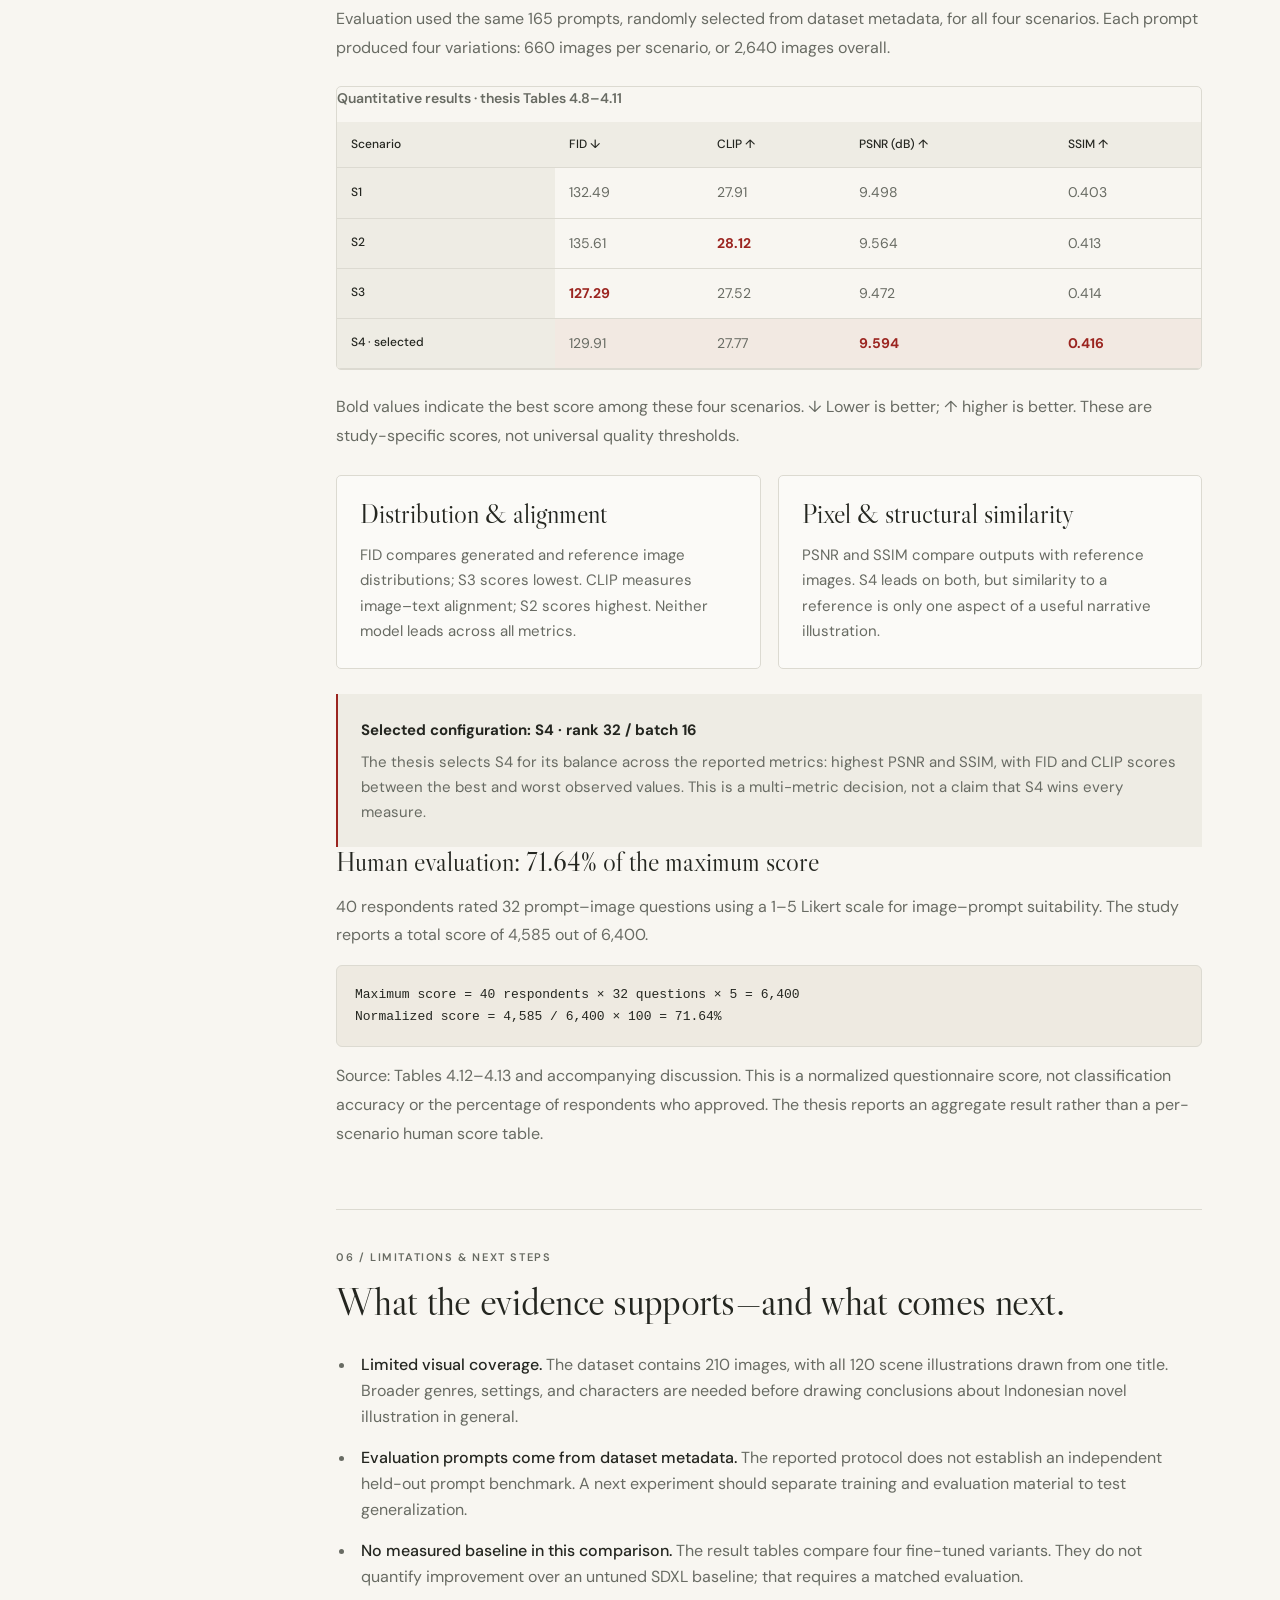
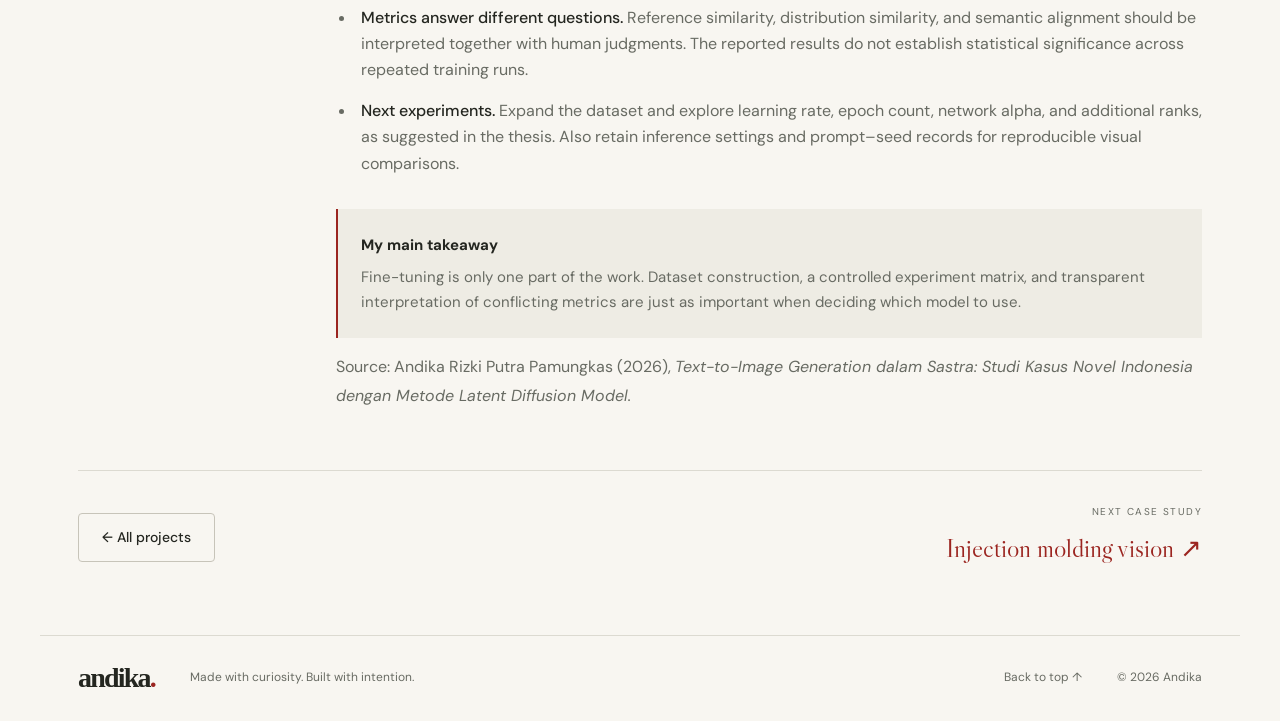
<file: projects/novel-illustration/index.html>
<!DOCTYPE html>
<html lang="en">

<head>
    <meta charset="utf-8">
    <meta name="viewport" content="width=device-width,initial-scale=1">
    <title>Stories, reimagined. — Andika</title>
    <meta name="description"
        content="Visualizing Indonesian novel narratives with Stable Diffusion XL and LoRA fine-tuning.">
    <meta name="theme-color" content="#f8f6f1">
    <link rel="icon" type="image/svg+xml"
        href="data:image/svg+xml,%3Csvg xmlns='http://www.w3.org/2000/svg' viewBox='0 0 40 40'%3E%3Crect width='40' height='40' rx='8' fill='%239b2520'/%3E%3Ctext x='10' y='30' font-family='Georgia' font-size='34' fill='%23fff'%3Ea%3C/text%3E%3C/svg%3E">
    <link rel="stylesheet" href="../../styles.css?v=photos-1">
    <link rel="stylesheet" href="../../case-study.css?v=photos-1">
    <script src="../../app.js?v=photos-1" defer></script>
    <link rel="stylesheet" href="../../photo-gallery.css?v=photos-1">
    <script src="../../media-config.js?v=photos-1" defer></script>
    <script src="../../photo-gallery.js?v=photos-1" defer></script>

    <style>
        /* Page-only technical case study; shared portfolio styles are unchanged. */
        .research-stats {
            display: grid;
            grid-template-columns: repeat(4, minmax(0, 1fr));
            gap: 20px;
            margin: 32px 0 0;
            padding: 24px 0;
            border-top: 1px solid var(--line)
        }

        .research-stats div {
            min-width: 0
        }

        .research-stats dt {
            font-size: 12px;
            color: var(--muted);
            margin-top: 8px
        }

        .research-stats dd {
            font-size: 32px;
            margin: 0;
            color: var(--red);
            font-variant-numeric: tabular-nums
        }

        .research-source {
            font-size: 13px;
            color: var(--muted);
            line-height: 1.7
        }

        .technical-table {
            width: 100%;
            border-collapse: collapse;
            font-size: 14px;
            font-variant-numeric: tabular-nums
        }

        .technical-table caption {
            text-align: left;
            padding: 0 0 12px;
            font-weight: 600;
            color: var(--muted)
        }

        .technical-table th,
        .technical-table td {
            padding: 13px 14px;
            text-align: left;
            border-bottom: 1px solid var(--line)
        }

        .technical-table thead {
            background: #eeeae1
        }

        .technical-table .chosen {
            background: #f2e9e2
        }

        .technical-table strong {
            color: var(--red)
        }

        .config-grid {
            display: grid;
            grid-template-columns: repeat(2, minmax(0, 1fr));
            gap: 0 24px;
            margin: 24px 0
        }

        .config-grid div {
            padding: 13px 0;
            border-bottom: 1px solid var(--line)
        }

        .config-grid dt {
            font-size: 12px;
            color: var(--muted)
        }

        .config-grid dd {
            margin: 5px 0 0;
            font-family: monospace;
            font-size: 15px;
            overflow-wrap: anywhere
        }

        .technical-media {
            display: grid;
            grid-template-columns: repeat(3, minmax(0, 1fr));
            gap: 14px;
            margin: 24px 0
        }

        .technical-media figure {
            margin: 0;
            min-width: 0
        }

        .technical-media .image-frame {
            aspect-ratio: 1;
            overflow: hidden;
            background: #eeeae1;
            border: 1px solid var(--line);
            border-radius: 8px
        }

        .technical-media img {
            display: block;
            width: 100%;
            height: 100%;
            object-fit: cover
        }

        .technical-media figcaption {
            font-size: 12px;
            color: var(--muted);
            padding-top: 8px;
            line-height: 1.5
        }

        .technical-code {
            background: #eeeae1;
            border: 1px solid var(--line);
            border-radius: 6px;
            padding: 18px;
            white-space: pre-wrap;
            overflow-wrap: anywhere;
            font-size: 13px;
            line-height: 1.7
        }

        .case-section {
            scroll-margin-top: 150px
        }

        .toc {
            top: 145px
        }

        .technical-details {
            border: 1px solid var(--line);
            padding: 18px;
            border-radius: 8px;
            margin: 24px 0
        }

        .technical-details summary {
            cursor: pointer;
            font-weight: 600
        }

        .technical-details .table-scroll {
            margin-top: 20px
        }

        @media(max-width:700px) {
            .research-stats {
                grid-template-columns: repeat(2, minmax(0, 1fr))
            }

            .config-grid {
                grid-template-columns: 1fr
            }

            .technical-media {
                grid-template-columns: 1fr
            }

            .technical-media .image-frame {
                aspect-ratio: 4/3
            }

            .technical-table {
                min-width: 600px
            }

            .toc {
                position: static
            }
        }
    </style>
</head>

<body><a class="skip" href="#main">Skip to content</a>
    <div class="header-container" id="header-container">
        <header class="header"><a class="wordmark" href="../../index.html"
                aria-label="Andika home">andika<span>.</span></a><button class="menu-toggle" aria-expanded="false"
                aria-controls="navigation">Menu <span aria-hidden="true">☰</span></button>
            <nav id="navigation" aria-label="Main navigation"><a href="../../index.html#projects">Projects</a><a
                    href="../../index.html#research">Research</a><a href="../../index.html#experience">Experience</a><a
                    href="../../index.html#about">About</a><a class="nav-contact" href="../../index.html#contact">Let’s
                    talk
                    ↗</a></nav>
        </header>
        <div class="scroll-progress" id="scroll-progress" aria-hidden="true"></div>
    </div>
    <main id="main">
        <div class="wrap case-hero"><a class="back-link" href="../../index.html#projects">← Back to Projects</a>
            <div class="case-category"><span class="eyebrow">01 / GENERATIVE AI</span><span
                    class="case-status">Completed</span></div>
            <h1>Stories, reimagined.</h1>
            <p class="case-lead">Visualizing Indonesian novel narratives with Stable Diffusion XL and LoRA fine-tuning.
            </p>
            <dl class="case-facts">
                <div>
                    <dt>MY ROLE</dt>
                    <dd>Individual final project</dd>
                </div>
                <div>
                    <dt>FOCUS</dt>
                    <dd>Data · Fine-tuning · Evaluation</dd>
                </div>
                <div>
                    <dt>TECHNOLOGY</dt>
                    <dd>Python / SDXL / LoRA</dd>
                </div>
            </dl>
            <p class="research-source">Undergraduate research · Telkom University · 2026<br>SDXL adaptation for
                Indonesian novel illustration, with a controlled comparison of LoRA rank and batch size.</p>
            <dl class="research-stats" aria-label="Study at a glance">
                <div>
                    <dt>Image–caption pairs</dt>
                    <dd>210</dd>
                </div>
                <div>
                    <dt>Training scenarios</dt>
                    <dd>4</dd>
                </div>
                <div>
                    <dt>Evaluation images</dt>
                    <dd>2,640</dd>
                </div>
                <div>
                    <dt>Human evaluators</dt>
                    <dd>40</dd>
                </div>
            </dl>
        </div>
        <div class="wrap case-layout">
            <aside class="toc">
                <nav aria-label="On this page"><span class="eyebrow">IN THIS CASE STUDY</span>
                    <a href="#overview">01 &nbsp; Problem &amp; role</a><a href="#dataset">02 &nbsp; Dataset &amp;
                        preparation</a>
                    <a href="#approach">03 &nbsp; Training design</a><a href="#documentation">04 &nbsp; Visual
                        documentation</a>
                    <a href="#evaluation">05 &nbsp; Results &amp; trade-offs</a><a href="#learning">06 &nbsp;
                        Limitations &amp; next steps</a>
                </nav>
            </aside>
            <div class="case-content">

                <section class="case-section" id="overview">
                    <div class="eyebrow">01 / PROBLEM &amp; OWNERSHIP</div>
                    <h2>Adapting a general model to a specific visual world.</h2>
                    <p>This final project investigates whether Stable Diffusion XL can be adapted to illustrate
                        Indonesian novel narratives using Low-Rank Adaptation (LoRA). The experiment compares four
                        configurations to understand how adapter rank and batch size affect visual quality, text
                        alignment, and training stability.</p>
                    <div class="callout"><strong>The engineering question</strong>
                        <p>Which rank–batch combination offers the most useful balance across multiple evaluation
                            metrics on this dataset?</p>
                    </div>
                    <div class="two-col" id="contribution">
                        <article class="note-card">
                            <h3>What I Did</h3>
                            <p>I prepared the image–caption dataset, configured and trained four LoRA variants,
                                generated evaluation images, and analyzed quantitative metrics and human feedback for my
                                individual final project.</p>
                        </article>
                        <article class="note-card">
                            <h3>Scope</h3>
                            <p>A completed research experiment in dataset preparation, parameter-efficient adaptation,
                                and model evaluation. This page documents the study rather than a deployed illustration
                                service.</p>
                        </article>
                    </div>
                </section>
                <section class="case-section" id="dataset">
                    <div class="eyebrow">02 / DATASET &amp; PREPARATION</div>
                    <h2>210 images. A repeatable preparation pipeline.</h2>
                    <p>The dataset was collected from Wattpad: 90 novel covers from multiple titles and 120 scene
                        illustrations from <em>Laut di Utara: The Northern Sea</em>. Each image was paired with a
                        caption, producing 210 training pairs.</p>
                    <ol class="flow">
                        <li><span class="step-number">01</span>
                            <h3>Standardize</h3>
                            <p>Center-crop to a square, then resize to 1024 × 1024 pixels.</p>
                        </li>
                        <li><span class="step-number">02</span>
                            <h3>Caption</h3>
                            <p>Generate visual descriptions automatically using BLIP.</p>
                        </li>
                        <li><span class="step-number">03</span>
                            <h3>Add a trigger</h3>
                            <p>Prefix each caption with <code>LutNS</code> to associate it with the target visual style.
                            </p>
                        </li>
                        <li><span class="step-number">04</span>
                            <h3>Package</h3>
                            <p>Store the image–caption metadata in JSONL for training.</p>
                        </li>
                    </ol>
                    <p class="research-source">Example below illustrates the caption format, it is not a downloadable
                        training record.</p>
                    <div class="technical-media">
                        <figure>
                            <div class="image-frame"><img src="../../assets/projects/lora/dataset-sample-01.webp"
                                    alt="Novel illustration dataset sample 1" loading="lazy" width="1024" height="1024">
                            </div>
                            <figcaption>Dataset sample 01 · existing project documentation</figcaption>
                        </figure>
                        <figure>
                            <div class="image-frame"><img src="../../assets/projects/lora/dataset-sample-02.webp"
                                    alt="Novel illustration dataset sample 2" loading="lazy" width="1024" height="1024">
                            </div>
                            <figcaption>Dataset sample 02 · existing project documentation</figcaption>
                        </figure>
                        <figure>
                            <div class="image-frame"><img src="../../assets/projects/lora/dataset-sample-03.webp"
                                    alt="Novel illustration dataset sample 3" loading="lazy" width="1024" height="1024">
                            </div>
                            <figcaption>Dataset sample 03 · existing project documentation</figcaption>
                        </figure>
                    </div>
                    <p class="research-source">The sample images are retained from the portfolio assets. They are shown
                        as dataset examples without assigning unverified captions.</p>
                </section>
                <section class="case-section" id="approach">
                    <div class="eyebrow">03 / TRAINING DESIGN</div>
                    <h2>One base model. Four controlled configurations.</h2>
                    <p>LoRA adapts SDXL through low-rank weight updates instead of full fine-tuning. The study varies
                        rank (16 or 32) and batch size (8 or 16), while keeping the reported core training settings
                        constant.</p>
                    <dl class="config-grid">
                        <div>
                            <dt>BASE MODEL</dt>
                            <dd>Stable Diffusion XL Base 1.0</dd>
                        </div>
                        <div>
                            <dt>ADAPTATION</dt>
                            <dd>LoRA</dd>
                        </div>
                        <div>
                            <dt>TRAINING RESOLUTION</dt>
                            <dd>1024 × 1024</dd>
                        </div>
                        <div>
                            <dt>OPTIMIZER</dt>
                            <dd>8-bit Adam</dd>
                        </div>
                        <div>
                            <dt>LEARNING RATE</dt>
                            <dd>0.0001 (1e-4)</dd>
                        </div>
                        <div>
                            <dt>TRAINING DURATION</dt>
                            <dd>100 epochs</dd>
                        </div>
                        <div>
                            <dt>MIXED PRECISION</dt>
                            <dd>BF16</dd>
                        </div>
                        <div>
                            <dt>TRAINING SEED</dt>
                            <dd>34567</dd>
                        </div>
                    </dl>
                    <p class="research-source">The seed above is the reported training seed, not an asserted seed for
                        the gallery images.</p>
                    <div class="table-scroll" tabindex="0" role="region" aria-label="Training scenarios">
                        <table class="technical-table">
                            <caption>Experiment matrix</caption>
                            <thead>
                                <tr>
                                    <th scope="col">Scenario</th>
                                    <th scope="col">LoRA rank</th>
                                    <th scope="col">Batch size</th>
                                    <th scope="col">Epochs</th>
                                    <th scope="col">Total steps</th>
                                </tr>
                            </thead>
                            <tbody>
                                <tr>
                                    <th scope="row">S1</th>
                                    <td>16</td>
                                    <td>8</td>
                                    <td>100</td>
                                    <td>2,700</td>
                                </tr>
                                <tr>
                                    <th scope="row">S2</th>
                                    <td>16</td>
                                    <td>16</td>
                                    <td>100</td>
                                    <td>1,400</td>
                                </tr>
                                <tr>
                                    <th scope="row">S3</th>
                                    <td>32</td>
                                    <td>8</td>
                                    <td>100</td>
                                    <td>2,700</td>
                                </tr>
                                <tr class="chosen">
                                    <th scope="row">S4</th>
                                    <td>32</td>
                                    <td>16</td>
                                    <td>100</td>
                                    <td>1,400</td>
                                </tr>
                            </tbody>
                        </table>
                    </div>
                    <details class="technical-details">
                        <summary>Inspect training loss and stability</summary>
                        <div class="table-scroll" tabindex="0" role="region" aria-label="Training loss statistics">
                            <table class="technical-table">
                                <caption>Reported training statistics</caption>
                                <thead>
                                    <tr>
                                        <th scope="col">Scenario</th>
                                        <th scope="col">Mean loss</th>
                                        <th scope="col">Std. deviation</th>
                                        <th scope="col">CV (%) ↓</th>
                                    </tr>
                                </thead>
                                <tbody>
                                    <tr>
                                        <th scope="row">S1</th>
                                        <td>0.105651</td>
                                        <td>0.042119</td>
                                        <td>39.87</td>
                                    </tr>
                                    <tr>
                                        <th scope="row">S2</th>
                                        <td>0.105842</td>
                                        <td>0.036204</td>
                                        <td><strong>34.21</strong></td>
                                    </tr>
                                    <tr>
                                        <th scope="row">S3</th>
                                        <td>0.105194</td>
                                        <td>0.041886</td>
                                        <td>39.82</td>
                                    </tr>
                                    <tr>
                                        <th scope="row">S4</th>
                                        <td>0.106073</td>
                                        <td>0.037130</td>
                                        <td>35.00</td>
                                    </tr>
                                </tbody>
                            </table>
                        </div>
                        <p>S2 has the lowest loss variability, with S4 close behind. Lower training loss alone does not
                            establish better generated images. At equal epochs, the larger batches result in fewer
                            optimization steps.</p>
                    </details>
                </section>
                <section class="case-section" id="documentation">
                    <div class="eyebrow">04 / VISUAL DOCUMENTATION</div>
                    <h2>Outputs, with their context preserved.</h2>
                    <p>These images are retained from the project’s existing output assets. Scenario IDs, inference
                        settings, and exact prompt–image mappings have not been verified against experiment logs, so the
                        gallery is separate from the measured scenario comparison below.</p>
                    <div class="technical-media">
                        <figure>
                            <div class="image-frame"><img src="../../assets/projects/lora/result-01.webp"
                                    alt="Illustration output from existing project assets, example 1" loading="lazy"
                                    width="1024" height="1024"></div>
                            <figcaption>Output 01 · scenario not specified</figcaption>
                        </figure>
                        <figure>
                            <div class="image-frame"><img src="../../assets/projects/lora/result-02.webp"
                                    alt="Illustration output from existing project assets, example 2" loading="lazy"
                                    width="1024" height="1024"></div>
                            <figcaption>Output 02 · scenario not specified</figcaption>
                        </figure>
                        <figure>
                            <div class="image-frame"><img src="../../assets/projects/lora/result-03.webp"
                                    alt="Illustration output from existing project assets, example 3" loading="lazy"
                                    width="1024" height="1024"></div>
                            <figcaption>Output 03 · scenario not specified</figcaption>
                        </figure>
                    </div>
                    <div class="photo-gallery" data-photo-gallery="project-lora"><noscript>Enable JavaScript to view
                            additional photo documentation.</noscript></div>
                </section>
                <section class="case-section" id="evaluation">
                    <div class="eyebrow">05 / RESULTS &amp; TRADE-OFFS</div>
                    <h2>Different metrics favor different models.</h2>
                    <p>Evaluation used the same 165 prompts, randomly selected from dataset metadata, for all four
                        scenarios. Each prompt produced four variations: 660 images per scenario, or 2,640 images
                        overall.</p>
                    <div class="table-scroll" tabindex="0" role="region" aria-label="Evaluation results by scenario">
                        <table class="technical-table">
                            <caption>Quantitative results · thesis Tables 4.8–4.11</caption>
                            <thead>
                                <tr>
                                    <th scope="col">Scenario</th>
                                    <th scope="col">FID ↓</th>
                                    <th scope="col">CLIP ↑</th>
                                    <th scope="col">PSNR (dB) ↑</th>
                                    <th scope="col">SSIM ↑</th>
                                </tr>
                            </thead>
                            <tbody>
                                <tr>
                                    <th scope="row">S1</th>
                                    <td>132.49</td>
                                    <td>27.91</td>
                                    <td>9.498</td>
                                    <td>0.403</td>
                                </tr>
                                <tr>
                                    <th scope="row">S2</th>
                                    <td>135.61</td>
                                    <td><strong>28.12</strong></td>
                                    <td>9.564</td>
                                    <td>0.413</td>
                                </tr>
                                <tr>
                                    <th scope="row">S3</th>
                                    <td><strong>127.29</strong></td>
                                    <td>27.52</td>
                                    <td>9.472</td>
                                    <td>0.414</td>
                                </tr>
                                <tr class="chosen">
                                    <th scope="row">S4 · selected</th>
                                    <td>129.91</td>
                                    <td>27.77</td>
                                    <td><strong>9.594</strong></td>
                                    <td><strong>0.416</strong></td>
                                </tr>
                            </tbody>
                        </table>
                    </div>
                    <p class="research-source">Bold values indicate the best score among these four scenarios. ↓ Lower
                        is better; ↑ higher is better. These are study-specific scores, not universal quality
                        thresholds.</p>
                    <div class="two-col">
                        <article class="note-card">
                            <h3>Distribution &amp; alignment</h3>
                            <p>FID compares generated and reference image distributions; S3 scores lowest. CLIP measures
                                image–text alignment; S2 scores highest. Neither model leads across all metrics.</p>
                        </article>
                        <article class="note-card">
                            <h3>Pixel &amp; structural similarity</h3>
                            <p>PSNR and SSIM compare outputs with reference images. S4 leads on both, but similarity to
                                a reference is only one aspect of a useful narrative illustration.</p>
                        </article>
                    </div>
                    <div class="callout"><strong>Selected configuration: S4 · rank 32 / batch 16</strong>
                        <p>The thesis selects S4 for its balance across the reported metrics: highest PSNR and SSIM,
                            with FID and CLIP scores between the best and worst observed values. This is a multi-metric
                            decision, not a claim that S4 wins every measure.</p>
                    </div>
                    <h3>Human evaluation: 71.64% of the maximum score</h3>
                    <p>40 respondents rated 32 prompt–image questions using a 1–5 Likert scale for image–prompt
                        suitability. The study reports a total score of 4,585 out of 6,400.</p>
                    <pre class="technical-code"><code>Maximum score = 40 respondents × 32 questions × 5 = 6,400
Normalized score = 4,585 / 6,400 × 100 = 71.64%</code></pre>
                    <p class="research-source">Source: Tables 4.12–4.13 and accompanying discussion. This is a
                        normalized questionnaire score, not classification accuracy or the percentage of respondents who
                        approved. The thesis reports an aggregate result rather than a per-scenario human score table.
                    </p>
                </section>
                <section class="case-section" id="learning">
                    <div class="eyebrow">06 / LIMITATIONS &amp; NEXT STEPS</div>
                    <h2>What the evidence supports—and what comes next.</h2>
                    <ul class="editorial-list">
                        <li><strong>Limited visual coverage.</strong> The dataset contains 210 images, with all 120
                            scene illustrations drawn from one title. Broader genres, settings, and characters are
                            needed before drawing conclusions about Indonesian novel illustration in general.</li>
                        <li><strong>Evaluation prompts come from dataset metadata.</strong> The reported protocol does
                            not establish an independent held-out prompt benchmark. A next experiment should separate
                            training and evaluation material to test generalization.</li>
                        <li><strong>No measured baseline in this comparison.</strong> The result tables compare four
                            fine-tuned variants. They do not quantify improvement over an untuned SDXL baseline; that
                            requires a matched evaluation.</li>
                        <li><strong>Metrics answer different questions.</strong> Reference similarity, distribution
                            similarity, and semantic alignment should be interpreted together with human judgments. The
                            reported results do not establish statistical significance across repeated training runs.
                        </li>
                        <li><strong>Next experiments.</strong> Expand the dataset and explore learning rate, epoch
                            count, network alpha, and additional ranks, as suggested in the thesis. Also retain
                            inference settings and prompt–seed records for reproducible visual comparisons.</li>
                    </ul>
                    <div class="callout"><strong>My main takeaway</strong>
                        <p>Fine-tuning is only one part of the work. Dataset construction, a controlled experiment
                            matrix, and transparent interpretation of conflicting metrics are just as important when
                            deciding which model to use.</p>
                    </div>
                    <p class="research-source">Source: Andika Rizki Putra Pamungkas (2026), <cite>Text-to-Image
                            Generation dalam Sastra: Studi Kasus Novel Indonesia dengan Metode Latent Diffusion
                            Model.</p>
                </section>

            </div>
        </div>
        <div class="wrap">
            <div class="case-end"><a class="button secondary" href="../../index.html#projects">← All projects</a><a
                    class="next-project" href="../injection-molding-vision/index.html"><span>NEXT CASE
                        STUDY</span><strong>Injection molding vision ↗</strong></a></div>
        </div>
    </main>
    <footer class="footer wrap"><a class="wordmark" href="../../index.html">andika<span>.</span></a>
        <p>Made with curiosity. Built with intention.</p><a href="#main">Back to top ↑</a><span>© 2026 Andika</span>
    </footer>
</body>

</html>
</file>
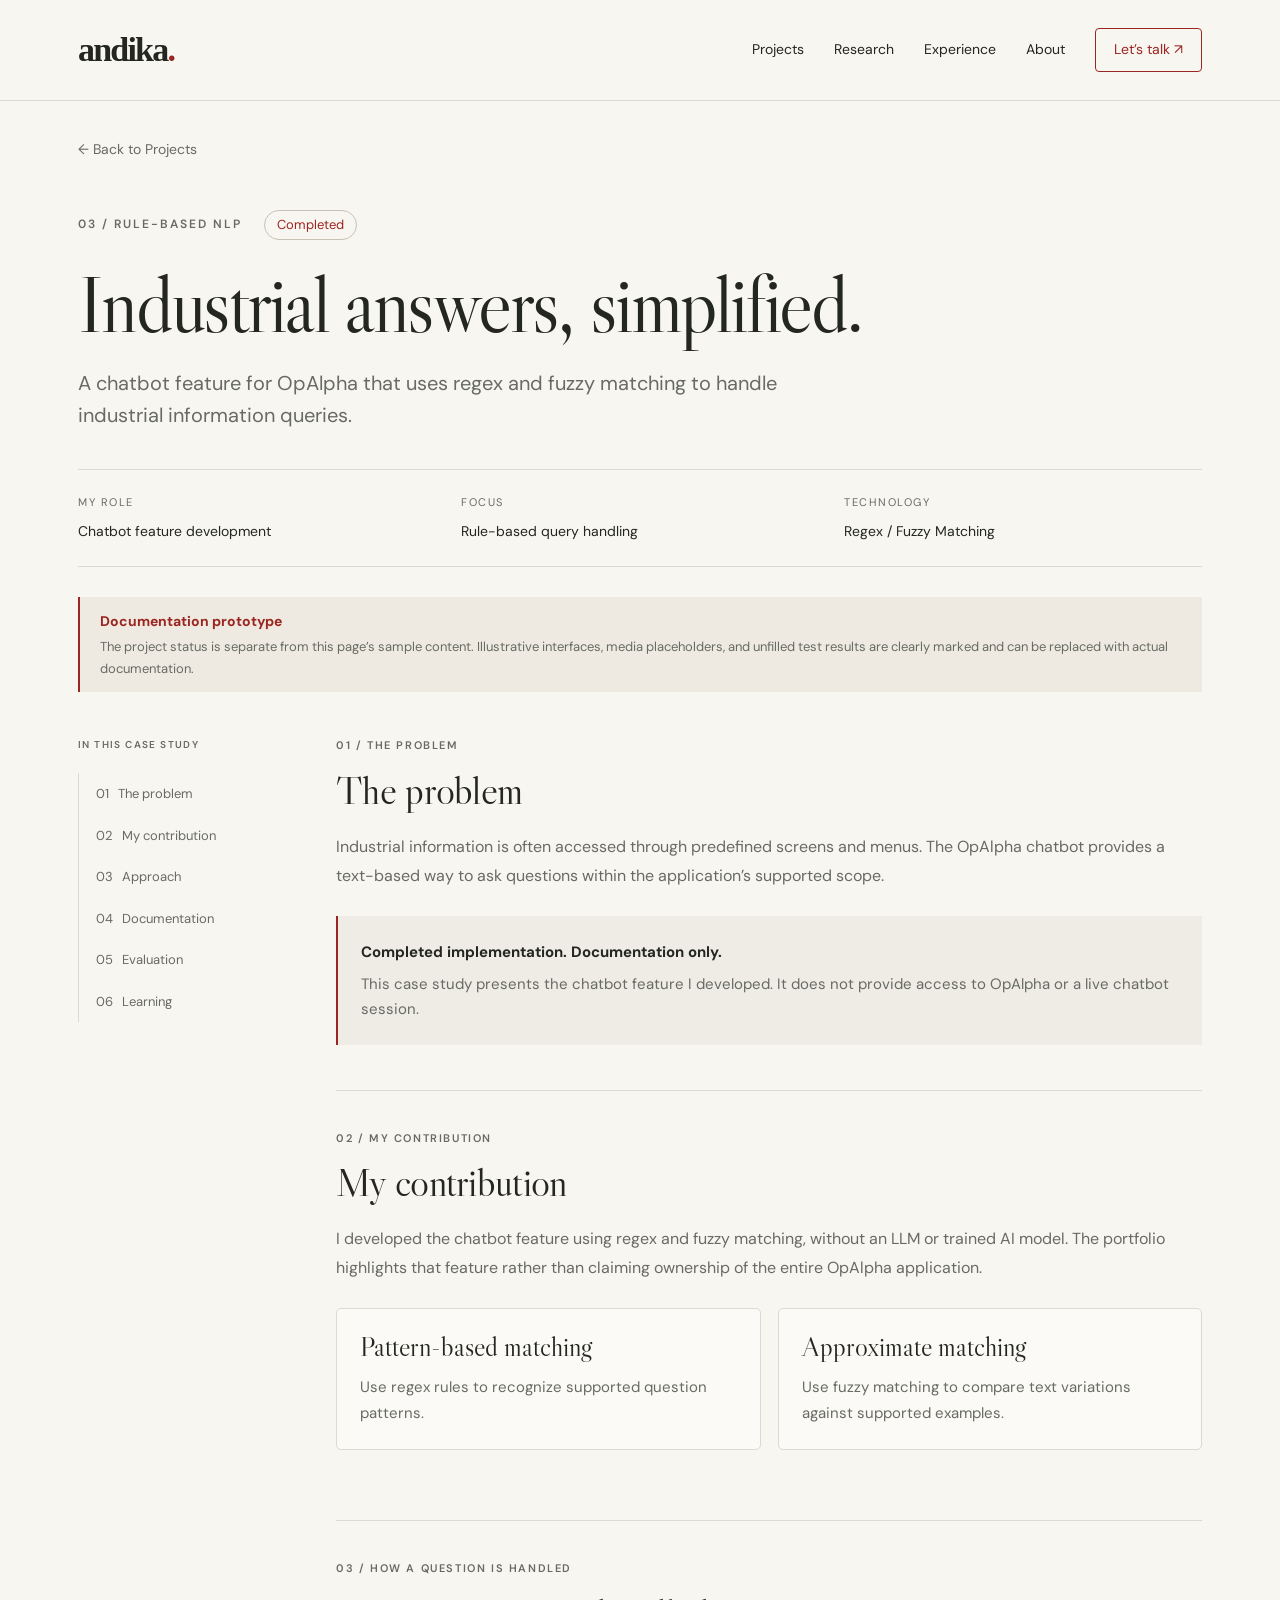
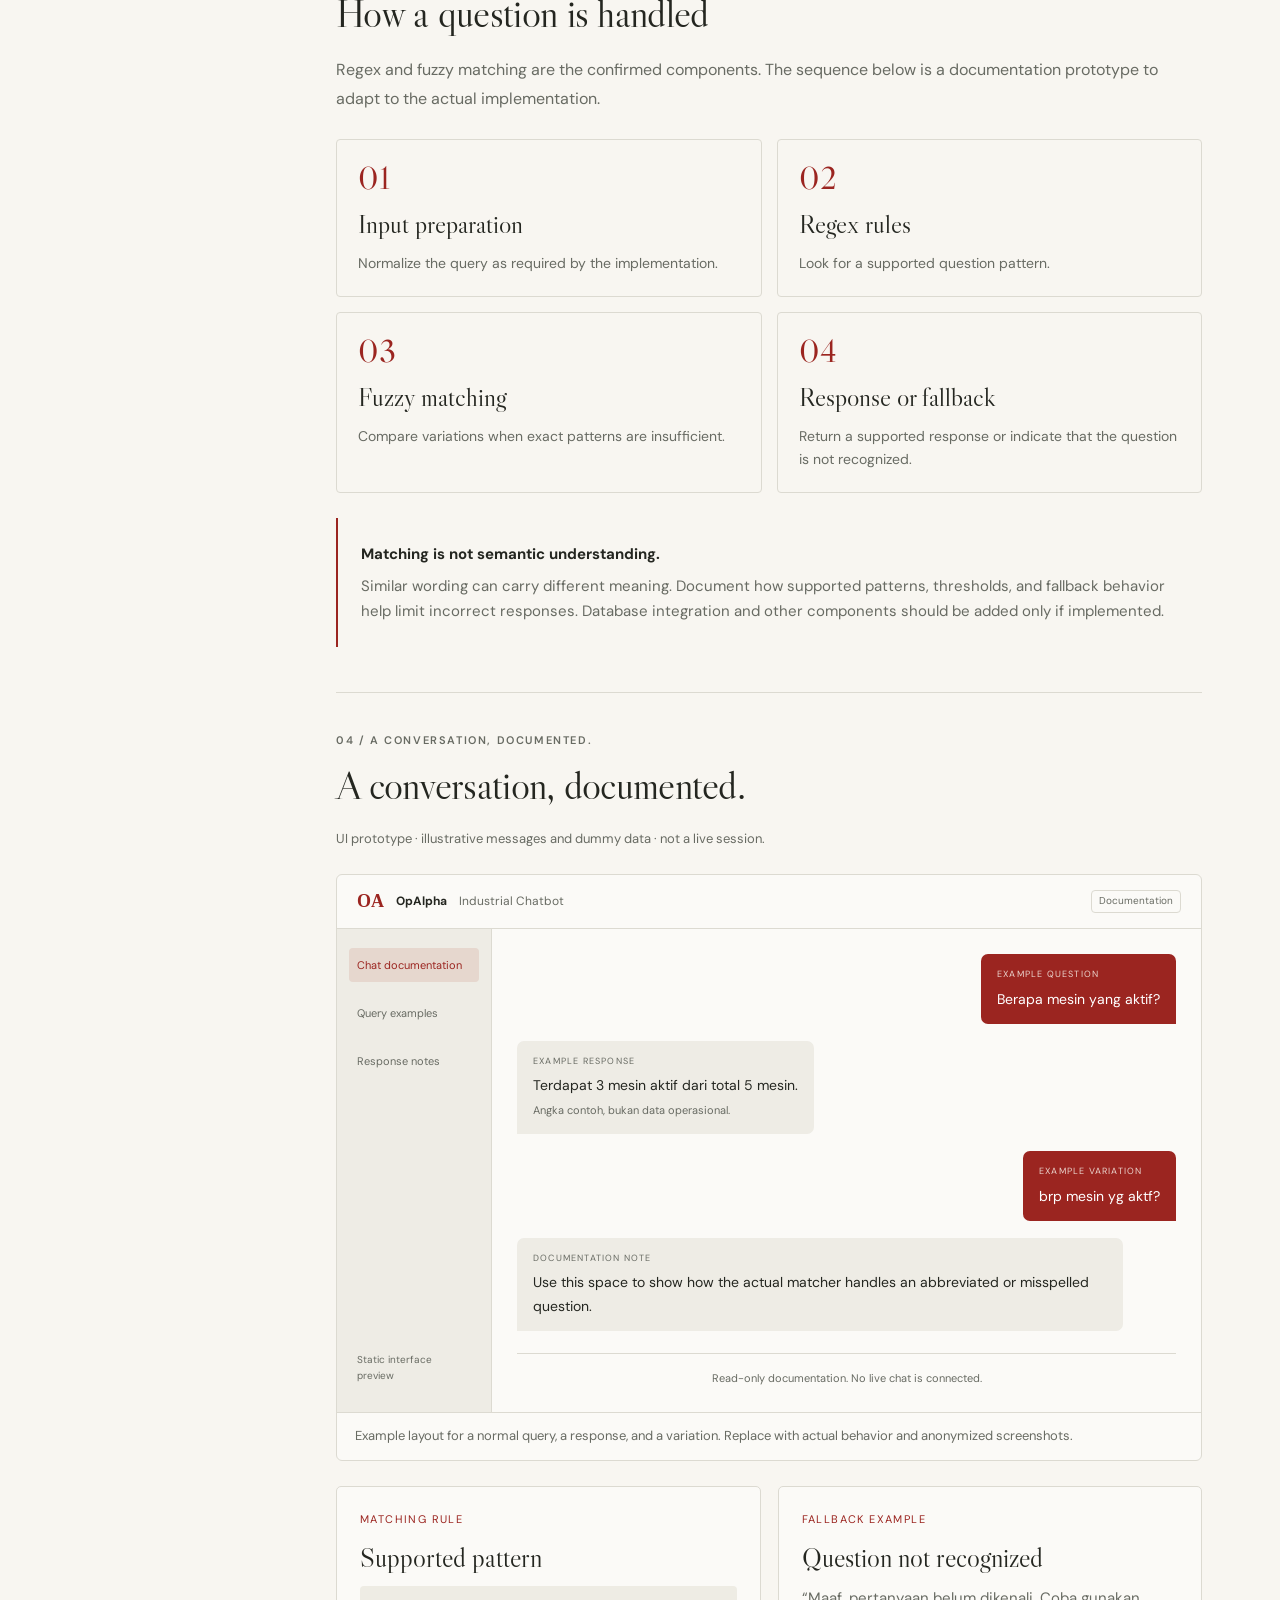
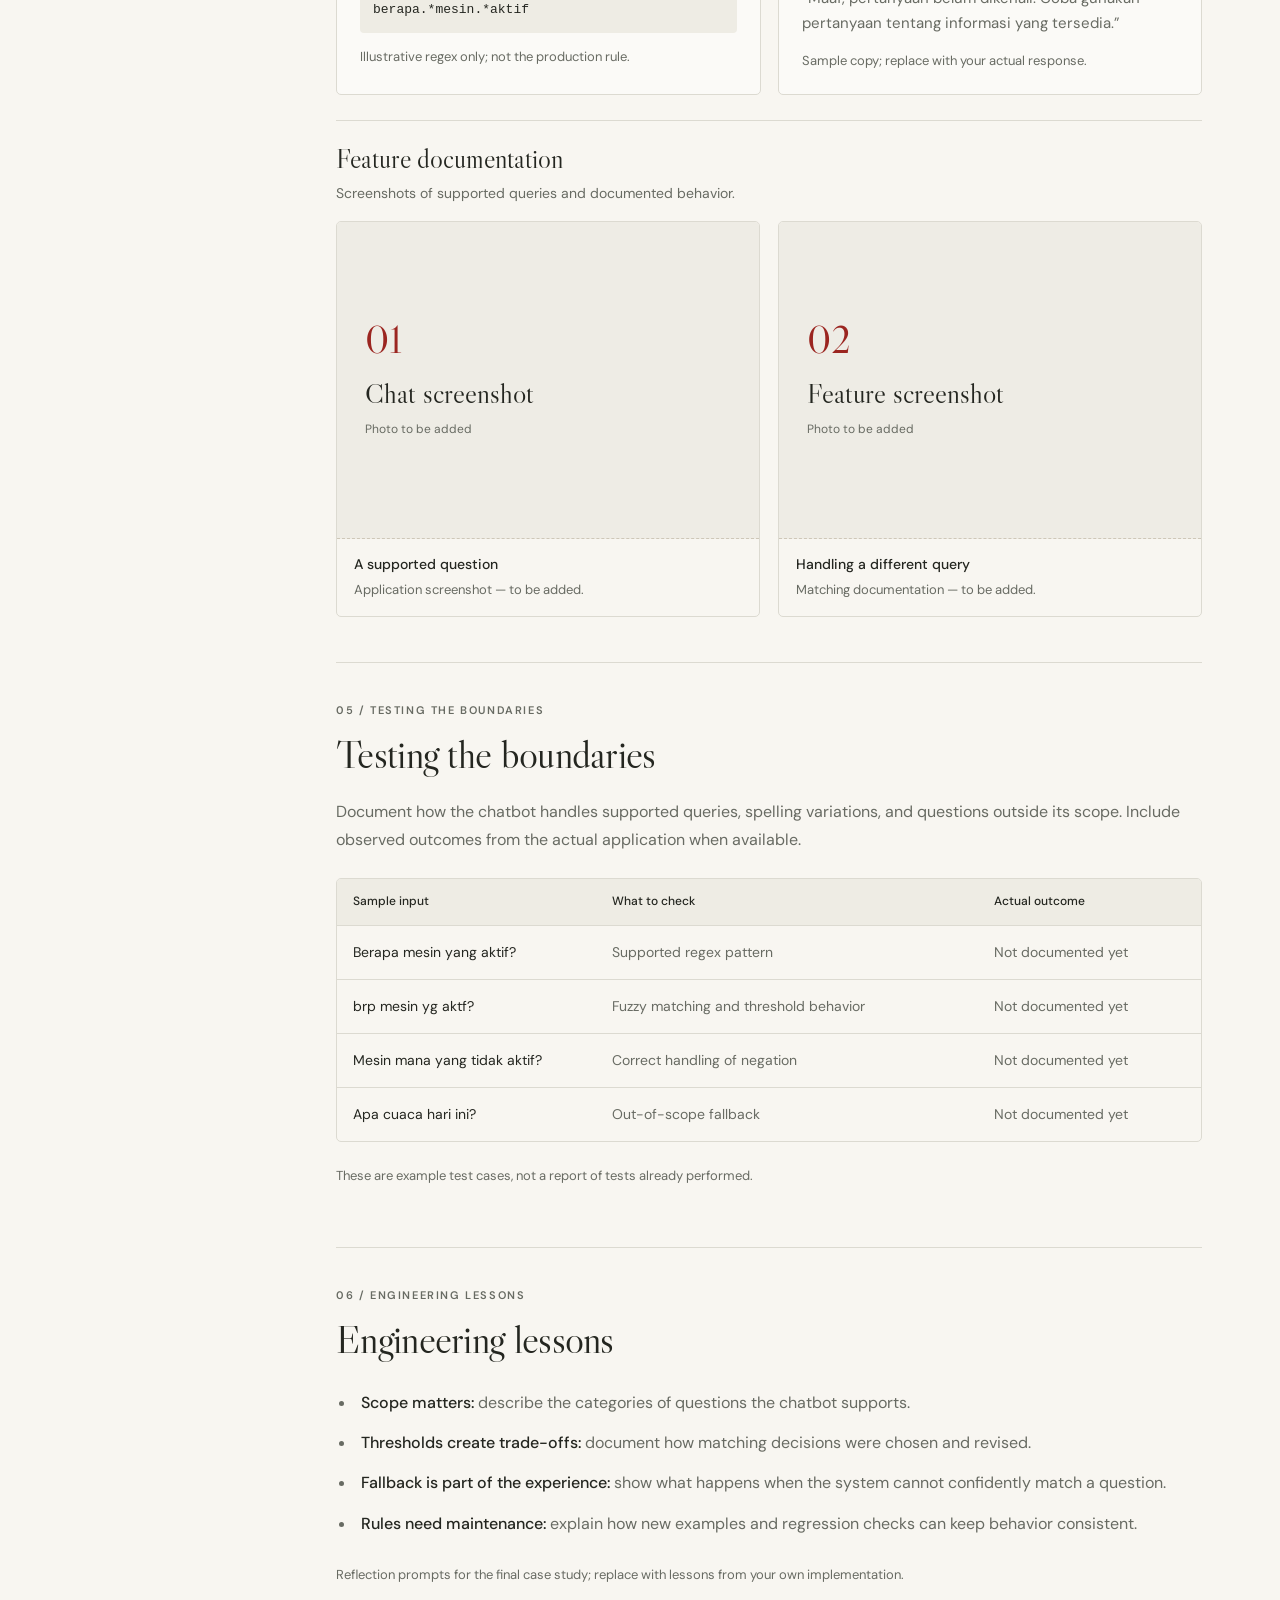
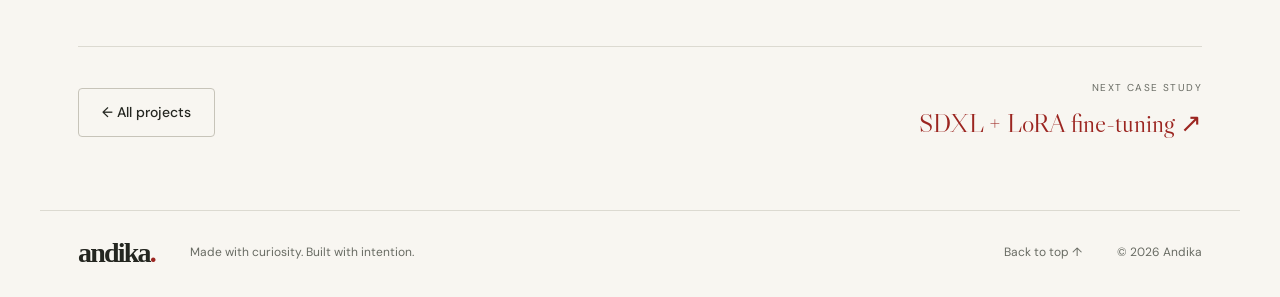
<file: projects/opalpha-chatbot/index.html>
<!DOCTYPE html>
<html lang="en">

<head>
    <meta charset="utf-8">
    <meta name="viewport" content="width=device-width,initial-scale=1">
    <title>Industrial answers, simplified. — Andika</title>
    <meta name="description"
        content="A chatbot feature for OpAlpha that uses regex and fuzzy matching to handle industrial information queries.">
    <meta name="theme-color" content="#f8f6f1">
    <link rel="icon" type="image/svg+xml"
        href="data:image/svg+xml,%3Csvg xmlns='http://www.w3.org/2000/svg' viewBox='0 0 40 40'%3E%3Crect width='40' height='40' rx='8' fill='%239b2520'/%3E%3Ctext x='10' y='30' font-family='Georgia' font-size='34' fill='%23fff'%3Ea%3C/text%3E%3C/svg%3E">
    <link rel="stylesheet" href="../../styles.css?v=photos-1">
    <link rel="stylesheet" href="../../case-study.css?v=photos-1">
    <script src="../../app.js?v=photos-1" defer></script>
    <link rel="stylesheet" href="../../photo-gallery.css?v=photos-1">
    <script src="../../media-config.js?v=photos-1" defer></script>
    <script src="../../photo-gallery.js?v=photos-1" defer></script>
</head>

<body><a class="skip" href="#main">Skip to content</a>
    <div class="header-container" id="header-container">
        <header class="header"><a class="wordmark" href="../../index.html"
                aria-label="Andika home">andika<span>.</span></a><button class="menu-toggle" aria-expanded="false"
                aria-controls="navigation">Menu <span aria-hidden="true">☰</span></button>
            <nav id="navigation" aria-label="Main navigation"><a href="../../index.html#projects">Projects</a><a
                    href="../../index.html#research">Research</a><a href="../../index.html#experience">Experience</a><a
                    href="../../index.html#about">About</a><a class="nav-contact" href="../../index.html#contact">Let’s talk
                    ↗</a></nav>
        </header>
        <div class="scroll-progress" id="scroll-progress" aria-hidden="true"></div>
    </div>
    <main id="main">
        <div class="wrap case-hero"><a class="back-link" href="../../index.html#projects">← Back to Projects</a>
            <div class="case-category"><span class="eyebrow">03 / RULE-BASED NLP</span><span
                    class="case-status">Completed</span></div>
            <h1>Industrial answers, simplified.</h1>
            <p class="case-lead">A chatbot feature for OpAlpha that uses regex and fuzzy matching to handle industrial
                information queries.</p>
            <dl class="case-facts">
                <div>
                    <dt>MY ROLE</dt>
                    <dd>Chatbot feature development</dd>
                </div>
                <div>
                    <dt>FOCUS</dt>
                    <dd>Rule-based query handling</dd>
                </div>
                <div>
                    <dt>TECHNOLOGY</dt>
                    <dd>Regex / Fuzzy Matching</dd>
                </div>
            </dl>
            <aside class="prototype-notice"><strong>Documentation prototype</strong>
                <p>The project status is separate from this page’s sample content. Illustrative interfaces, media
                    placeholders, and unfilled test results are clearly marked and can be replaced with actual
                    documentation.</p>
            </aside>
        </div>
        <div class="wrap case-layout">
            <aside class="toc">
                <nav aria-label="On this page"><span class="eyebrow">IN THIS CASE STUDY</span><a href="#overview">01
                        &nbsp; The problem</a><a href="#contribution">02 &nbsp; My contribution</a><a
                        href="#approach">03 &nbsp; Approach</a><a href="#documentation">04 &nbsp; Documentation</a><a
                        href="#evaluation">05 &nbsp; Evaluation</a><a href="#learning">06 &nbsp; Learning</a></nav>
            </aside>
            <div class="case-content">
                <section class="case-section" id="overview">
                    <div class="eyebrow">01 / THE PROBLEM</div>
                    <h2>The problem</h2>
                    <p>Industrial information is often accessed through predefined screens and menus. The OpAlpha
                        chatbot provides a text-based way to ask questions within the application’s supported scope.</p>
                    <div class="callout"><strong>Completed implementation. Documentation only.</strong>
                        <p>This case study presents the chatbot feature I developed. It does not provide access to
                            OpAlpha or a live chatbot session.</p>
                    </div>
                </section>
                <section class="case-section" id="contribution">
                    <div class="eyebrow">02 / MY CONTRIBUTION</div>
                    <h2>My contribution</h2>
                    <p>I developed the chatbot feature using regex and fuzzy matching, without an LLM or trained AI
                        model. The portfolio highlights that feature rather than claiming ownership of the entire
                        OpAlpha application.</p>
                    <div class="two-col">
                        <article class="note-card">
                            <h3>Pattern-based matching</h3>
                            <p>Use regex rules to recognize supported question patterns.</p>
                        </article>
                        <article class="note-card">
                            <h3>Approximate matching</h3>
                            <p>Use fuzzy matching to compare text variations against supported examples.</p>
                        </article>
                    </div>
                </section>
                <section class="case-section" id="approach">
                    <div class="eyebrow">03 / HOW A QUESTION IS HANDLED</div>
                    <h2>How a question is handled</h2>
                    <p>Regex and fuzzy matching are the confirmed components. The sequence below is a documentation
                        prototype to adapt to the actual implementation.</p>
                    <ol class="flow">
                        <li><span class="step-number">01</span>
                            <h3>Input preparation</h3>
                            <p>Normalize the query as required by the implementation.</p>
                        </li>
                        <li><span class="step-number">02</span>
                            <h3>Regex rules</h3>
                            <p>Look for a supported question pattern.</p>
                        </li>
                        <li><span class="step-number">03</span>
                            <h3>Fuzzy matching</h3>
                            <p>Compare variations when exact patterns are insufficient.</p>
                        </li>
                        <li><span class="step-number">04</span>
                            <h3>Response or fallback</h3>
                            <p>Return a supported response or indicate that the question is not recognized.</p>
                        </li>
                    </ol>
                    <div class="callout subtle"><strong>Matching is not semantic understanding.</strong>
                        <p>Similar wording can carry different meaning. Document how supported patterns, thresholds, and
                            fallback behavior help limit incorrect responses. Database integration and other components
                            should be added only if implemented.</p>
                    </div>
                </section>
                <section class="case-section" id="documentation">
                    <div class="eyebrow">04 / A CONVERSATION, DOCUMENTED.</div>
                    <h2>A conversation, documented.</h2>
                    <p class="sample-label">UI prototype · illustrative messages and dummy data · not a live session.
                    </p>
                    <!-- EDIT: Replace this static mockup with your actual screenshots, using the same figure and caption pattern. -->
                    <figure class="oa-document">
                        <div class="oa-bar"><span class="mini-mark">OA</span><strong>OpAlpha</strong><span>Industrial
                                Chatbot</span><span class="oa-doc-label">Documentation</span></div>
                        <div class="oa-body">
                            <aside class="oa-sidebar"><span class="oa-selected">Chat documentation</span><span>Query
                                    examples</span><span>Response notes</span><small>Static interface preview</small>
                            </aside>
                            <div class="oa-conversation">
                                <div class="oa-message user-message"><span>EXAMPLE QUESTION</span>
                                    <p>Berapa mesin yang aktif?</p>
                                </div>
                                <div class="oa-message bot-message"><span>EXAMPLE RESPONSE</span>
                                    <p>Terdapat 3 mesin aktif dari total 5 mesin.</p><small>Angka contoh, bukan data
                                        operasional.</small>
                                </div>
                                <div class="oa-message user-message"><span>EXAMPLE VARIATION</span>
                                    <p>brp mesin yg aktf?</p>
                                </div>
                                <div class="oa-message bot-message"><span>DOCUMENTATION NOTE</span>
                                    <p>Use this space to show how the actual matcher handles an abbreviated or
                                        misspelled question.</p>
                                </div>
                                <div class="oa-readonly">Read-only documentation. No live chat is connected.</div>
                            </div>
                        </div>
                        <figcaption>Example layout for a normal query, a response, and a variation. Replace with actual
                            behavior and anonymized screenshots.</figcaption>
                    </figure>
                    <div class="two-col">
                        <article class="note-card"><span class="slot-label">MATCHING RULE</span>
                            <h3>Supported pattern</h3>
                            <pre><code>berapa.*mesin.*aktif</code></pre>
                            <p class="sample-label">Illustrative regex only; not the production rule.</p>
                        </article>
                        <article class="note-card"><span class="slot-label">FALLBACK EXAMPLE</span>
                            <h3>Question not recognized</h3>
                            <p>“Maaf, pertanyaan belum dikenali. Coba gunakan pertanyaan tentang informasi yang
                                tersedia.”</p>
                            <p class="sample-label">Sample copy; replace with your actual response.</p>
                        </article>
                    </div>
                    <div class="photo-gallery" data-photo-gallery="project-opalpha"><noscript>Enable JavaScript to view photo documentation.</noscript></div>
                </section>
                <section class="case-section" id="evaluation">
                    <div class="eyebrow">05 / TESTING THE BOUNDARIES</div>
                    <h2>Testing the boundaries</h2>
                    <p>Document how the chatbot handles supported queries, spelling variations, and questions outside
                        its scope. Include observed outcomes from the actual application when available.</p>
                    <div class="table-scroll" tabindex="0" role="region" aria-label="Documentation table">
                        <table>
                            <thead>
                                <tr>
                                    <th scope="col">Sample input</th>
                                    <th scope="col">What to check</th>
                                    <th scope="col">Actual outcome</th>
                                </tr>
                            </thead>
                            <tbody>
                                <tr>
                                    <td>Berapa mesin yang aktif?</td>
                                    <td>Supported regex pattern</td>
                                    <td>Not documented yet</td>
                                </tr>
                                <tr>
                                    <td>brp mesin yg aktf?</td>
                                    <td>Fuzzy matching and threshold behavior</td>
                                    <td>Not documented yet</td>
                                </tr>
                                <tr>
                                    <td>Mesin mana yang tidak aktif?</td>
                                    <td>Correct handling of negation</td>
                                    <td>Not documented yet</td>
                                </tr>
                                <tr>
                                    <td>Apa cuaca hari ini?</td>
                                    <td>Out-of-scope fallback</td>
                                    <td>Not documented yet</td>
                                </tr>
                            </tbody>
                        </table>
                    </div>
                    <p class="sample-label">These are example test cases, not a report of tests already performed.</p>
                </section>
                <section class="case-section" id="learning">
                    <div class="eyebrow">06 / ENGINEERING LESSONS</div>
                    <h2>Engineering lessons</h2>
                    <ul class="editorial-list">
                        <li><strong>Scope matters:</strong> describe the categories of questions the chatbot supports.
                        </li>
                        <li><strong>Thresholds create trade-offs:</strong> document how matching decisions were chosen
                            and revised.</li>
                        <li><strong>Fallback is part of the experience:</strong> show what happens when the system
                            cannot confidently match a question.</li>
                        <li><strong>Rules need maintenance:</strong> explain how new examples and regression checks can
                            keep behavior consistent.</li>
                    </ul>
                    <p class="sample-label">Reflection prompts for the final case study; replace with lessons from your
                        own implementation.</p>
                </section>
            </div>
        </div>
        <div class="wrap">
            <div class="case-end"><a class="button secondary" href="../../index.html#projects">← All projects</a><a
                    class="next-project" href="../novel-illustration/index.html"><span>NEXT CASE
                        STUDY</span><strong>SDXL + LoRA fine-tuning ↗</strong></a></div>
        </div>
    </main>
    <footer class="footer wrap"><a class="wordmark" href="../../index.html">andika<span>.</span></a>
        <p>Made with curiosity. Built with intention.</p><a href="#main">Back to top ↑</a><span>© 2026 Andika</span>
    </footer>
</body>

</html>
</file>
<file: styles.css>
@import url('https://fonts.googleapis.com/css2?family=DM+Sans:wght@400;450;500;550;600;650;700&family=Libre+Caslon+Display&display=swap');

:root {
    --bg: #f8f6f1;
    --ink: #242620;
    --muted: #686b63;
    --red: #9b2520;
    --line: #dcdad1;
    --serif: 'Libre Caslon Display', Georgia, serif;
    --sans: 'DM Sans', Arial, sans-serif;
}

* {
    box-sizing: border-box;
}

html {
    scroll-behavior: smooth;
    scroll-padding-top: 110px;
}

body {
    margin: 0;
    background: var(--bg);
    color: var(--ink);
    font-family: var(--sans);
    font-size: 16px;
    line-height: 1.65;
}

a {
    color: inherit;
    text-decoration: none;
}

button {
    font: inherit;
    color: inherit;
    cursor: pointer;
}

button,
a {
    -webkit-tap-highlight-color: transparent;
}

button:focus-visible,
a:focus-visible {
    outline: 2px solid var(--red);
    outline-offset: 6px;
}

button:disabled {
    cursor: default;
}

::selection {
    background: #ead0c8;
}

.wrap,
.header {
    max-width: 1200px;
    margin: auto;
    padding-left: 38px;
    padding-right: 38px;
}

.header-container {
    position: sticky;
    top: 0;
    z-index: 100;
    width: 100%;
    background: rgba(248, 246, 241, 0.92);
    backdrop-filter: blur(16px);
    -webkit-backdrop-filter: blur(16px);
    border-bottom: 1px solid var(--line);
    transition: background-color 0.3s ease, box-shadow 0.3s ease;
}

.header-container.is-scrolled {
    background: rgba(248, 246, 241, 0.97);
    box-shadow: 0 4px 20px rgba(36, 38, 32, 0.05);
}

.scroll-progress {
    position: absolute;
    bottom: -1px;
    left: 0;
    height: 2px;
    background: var(--red);
    width: 0%;
    transition: width 0.1s cubic-bezier(0.1, 0.9, 0.2, 1);
    pointer-events: none;
    z-index: 101;
}

.header {
    height: 100px;
    display: flex;
    align-items: center;
    justify-content: space-between;
}

.wordmark {
    font-family: Georgia, serif;
    font-weight: 700;
    font-size: 34px;
    line-height: 1;
    letter-spacing: -1.8px;
    transition: opacity 0.2s ease;
}

.wordmark:hover {
    opacity: 0.85;
}

.wordmark span {
    color: var(--red);
}

nav {
    display: flex;
    align-items: center;
    gap: 30px;
    font-size: 14px;
}

nav a {
    position: relative;
    transition: color 0.25s ease;
}

nav a:not(.nav-contact)::after {
    content: '';
    position: absolute;
    bottom: -6px;
    left: 0;
    width: 0;
    height: 2px;
    background: var(--red);
    transition: width 0.3s cubic-bezier(0.16, 1, 0.3, 1);
    pointer-events: none;
}

nav a:not(.nav-contact):hover,
nav a:not(.nav-contact).active {
    color: var(--red);
}

nav a:not(.nav-contact):hover::after,
nav a:not(.nav-contact).active::after {
    width: 100%;
}

.nav-contact {
    border: 1px solid var(--red);
    color: var(--red);
    padding: 9px 18px;
    border-radius: 4px;
    transition: background-color 0.25s ease, color 0.25s ease, transform 0.2s ease;
}

.nav-contact:hover {
    background: rgba(155, 37, 32, 0.08);
}

.nav-contact.active {
    background: var(--red);
    color: #fff;
}

.nav-contact span {
    margin-left: 15px;
    display: inline-block;
    transition: transform 0.2s ease;
}

.nav-contact:hover span {
    transform: translate(2px, -2px);
}

.menu-toggle {
    display: none;
}

.hero {
    padding-top: 90px;
    padding-bottom: 0;
    position: relative;
    overflow: hidden;
}

.hero::before {
    content: '';
    position: absolute;
    top: -20%;
    right: -10%;
    width: 650px;
    height: 650px;
    background: radial-gradient(circle, rgba(155, 37, 32, 0.045) 0%, rgba(240, 236, 226, 0.45) 45%, transparent 70%);
    filter: blur(45px);
    pointer-events: none;
    z-index: -1;
    animation: ambientFloat 14s ease-in-out infinite alternate;
}

@keyframes ambientFloat {
    0% {
        transform: translate(0, 0) scale(1);
    }
    50% {
        transform: translate(-35px, 25px) scale(1.08);
    }
    100% {
        transform: translate(25px, -20px) scale(0.95);
    }
}

.eyebrow {
    font-size: 12px;
    font-weight: 600;
    letter-spacing: 2px;
    display: flex;
    align-items: center;
    gap: 20px;
    line-height: 1.6;
    color: var(--muted);
}

.eyebrow i {
    display: block;
    width: 0;
    height: 1px;
    background: var(--red);
    transition: width 0.8s cubic-bezier(0.16, 1, 0.3, 1) 0.15s;
}

.hero .eyebrow i,
.is-visible .eyebrow i,
.section-arrived .eyebrow i {
    width: 65px;
}

@keyframes heroEntrance {
    from {
        opacity: 0;
        transform: translateY(18px);
    }
    to {
        opacity: 1;
        transform: translateY(0);
    }
}

.hero .eyebrow {
    animation: heroEntrance 0.75s cubic-bezier(0.16, 1, 0.3, 1) 0.05s both;
}

.hero h1 {
    animation: heroEntrance 0.85s cubic-bezier(0.16, 1, 0.3, 1) 0.15s both;
}

.hero .intro {
    animation: heroEntrance 0.85s cubic-bezier(0.16, 1, 0.3, 1) 0.28s both;
}

.hero .hero-actions {
    animation: heroEntrance 0.85s cubic-bezier(0.16, 1, 0.3, 1) 0.38s both;
}

.hero .hero-foot {
    animation: heroEntrance 0.85s cubic-bezier(0.16, 1, 0.3, 1) 0.48s both;
}

h1,
h2,
h3,
p {
    margin: 0;
}

h1,
h2,
h3 {
    font-family: var(--serif);
    font-weight: 400;
    line-height: 1.05;
}

h1 {
    font-size: clamp(56px, 6.9vw, 88px);
    letter-spacing: -2.7px;
    margin: 25px 0 24px;
}

em {
    font-style: normal;
    color: var(--red);
}

.intro {
    font-size: 19px;
    color: var(--muted);
    line-height: 1.65;
    max-width: 630px;
}

.hero-actions {
    display: flex;
    gap: 15px;
    margin-top: 31px;
}

.button {
    display: inline-flex;
    justify-content: center;
    align-items: center;
    gap: 29px;
    min-height: 49px;
    padding: 10px 23px;
    border-radius: 4px;
    font-size: 14px;
    font-weight: 500;
    transition: background 0.18s, transform 0.18s, box-shadow 0.25s ease;
    border: 1px solid var(--red);
}

.button span {
    display: inline-block;
    transition: transform 0.25s cubic-bezier(0.16, 1, 0.3, 1);
}

.button:hover span {
    transform: translate(3px, -3px);
}

.primary {
    color: #fff;
    background: var(--red);
}

.primary:hover {
    background: #7d1b17;
    transform: translateY(-2px);
    box-shadow: 0 8px 24px rgba(155, 37, 32, 0.3);
}

.secondary {
    border-color: #c7c4b9;
    background: transparent;
}

.secondary:hover {
    background: #eeebe3;
}

.hero-foot {
    display: flex;
    align-items: center;
    justify-content: space-between;
    font-size: 12px;
    color: var(--muted);
    border-bottom: 1px solid var(--line);
    margin-top: 78px;
    padding-bottom: 21px;
    gap: 20px;
}

.hero-foot b {
    color: var(--red);
    padding: 0 10px;
}

.hero-foot a {
    color: var(--ink);
}

.scroll-explore {
    display: inline-flex;
    align-items: center;
    gap: 6px;
    transition: opacity 0.35s ease, color 0.2s ease;
}

.scroll-explore:hover {
    color: var(--red);
}

.explore-arrow {
    display: inline-block;
    animation: exploreBob 2s cubic-bezier(0.4, 0, 0.2, 1) infinite;
}

@keyframes exploreBob {
    0%, 100% {
        transform: translateY(0);
    }
    50% {
        transform: translateY(4px);
    }
}

.scroll-explore.is-hidden {
    opacity: 0;
    pointer-events: none;
}

.section {
    padding-top: 82px;
    padding-bottom: 82px;
    transition: background-color 0.4s ease;
}

/* Scroll Reveal & Section Transitions */
.reveal-init .reveal-section {
    opacity: 0;
    transform: translateY(28px);
    transition: opacity 0.8s cubic-bezier(0.16, 1, 0.3, 1),
                transform 0.8s cubic-bezier(0.16, 1, 0.3, 1);
    will-change: opacity, transform;
}

.reveal-init .reveal-section.is-visible {
    opacity: 1;
    transform: translateY(0);
}

.reveal-init .reveal-item {
    opacity: 0;
    transform: translateY(22px);
    transition: opacity 0.75s cubic-bezier(0.16, 1, 0.3, 1),
                transform 0.75s cubic-bezier(0.16, 1, 0.3, 1);
    will-change: opacity, transform;
}

.reveal-init .is-visible .reveal-item,
.reveal-init .reveal-item.is-visible {
    opacity: 1;
    transform: translateY(0);
}

.reveal-init .delay-1 { transition-delay: 0.08s; }
.reveal-init .delay-2 { transition-delay: 0.16s; }
.reveal-init .delay-3 { transition-delay: 0.24s; }
.reveal-init .delay-4 { transition-delay: 0.32s; }
.reveal-init .delay-5 { transition-delay: 0.40s; }

/* Section Arrival Highlight Animation */
@keyframes sectionTargetPulse {
    0% {
        box-shadow: 0 0 0 0 rgba(155, 37, 32, 0.2);
    }
    30% {
        box-shadow: 0 0 0 10px rgba(155, 37, 32, 0.08);
    }
    100% {
        box-shadow: 0 0 0 20px transparent;
    }
}

.section-arrived {
    animation: sectionTargetPulse 1.2s cubic-bezier(0.16, 1, 0.3, 1) forwards;
    border-radius: 8px;
}

.section-arrived .section-heading h2 {
    animation: headingGlow 1.2s cubic-bezier(0.16, 1, 0.3, 1) forwards;
}

@keyframes headingGlow {
    0% {
        color: var(--red);
    }
    100% {
        color: inherit;
    }
}

.section-heading {
    display: flex;
    justify-content: space-between;
    align-items: flex-end;
    gap: 30px;
    margin-bottom: 30px;
}

.section-heading .eyebrow {
    margin-bottom: 13px;
}

.section-heading h2 {
    font-size: 46px;
    letter-spacing: -0.8px;
    transition: color 0.3s ease;
}

.section-heading > p {
    font-size: 14px;
    color: var(--muted);
    line-height: 1.65;
}

.project {
    border: 1px solid #d6d3c9;
    border-radius: 7px;
    overflow: hidden;
    background: #fbfaf7;
    transition: transform 0.35s cubic-bezier(0.16, 1, 0.3, 1),
                box-shadow 0.35s cubic-bezier(0.16, 1, 0.3, 1),
                border-color 0.25s ease;
    transform-style: preserve-3d;
    will-change: transform;
}

.project:hover {
    box-shadow: 0 16px 36px rgba(36, 38, 32, 0.09);
    border-color: #beb8ab;
}

.featured {
    display: grid;
    grid-template-columns: 380px 1fr;
    min-height: 310px;
}

.project-art {
    position: relative;
    background: #e9e4d9;
    overflow: hidden;
}

.featured .project-art {
    min-height: 100%;
}

.project-art > .thumbnail {
    display: block;
    width: 100%;
    height: 100%;
    object-fit: cover;
}

.image-window {
    position: relative;
    overflow: hidden;
    width: 100%;
    height: 100%;
}

.image-window img {
    position: absolute;
    max-width: none;
    display: block;
}

.story-window {
    aspect-ratio: 577/257;
}

.story-window img {
    width: 189.43%;
    left: -9.53%;
    top: -202.72%;
}

.featured .story-window {
    height: 100%;
    aspect-ratio: auto;
}

.featured .story-window img {
    height: 560%;
    width: auto;
    left: 50%;
    transform: translateX(-52.7%);
    top: -202.72%;
}

.vision-window {
    aspect-ratio: 469/249;
}

.vision-window img {
    width: 233.05%;
    left: -119.4%;
    top: -320.08%;
}

.art-note {
    position: absolute;
    left: 15px;
    bottom: 12px;
    padding: 3px 8px;
    border-radius: 3px;
    background: #242620b8;
    color: #fff;
    font-size: 11px;
    letter-spacing: 0.2px;
}

.project-content {
    padding: 28px;
}

.featured .project-content {
    padding: 32px 36px;
    display: flex;
    flex-direction: column;
    align-items: flex-start;
    justify-content: center;
}

.project-content .eyebrow {
    font-size: 11px;
    letter-spacing: 1.7px;
}

.project h3 {
    font-size: 34px;
    letter-spacing: -0.7px;
    margin: 15px 0 12px;
}

.featured h3 {
    font-size: 42px;
    line-height: 1.05;
    margin: 14px 0 12px;
}

.project p {
    font-size: 15px;
    color: var(--muted);
    line-height: 1.65;
}

.tags {
    display: flex;
    gap: 7px;
    flex-wrap: wrap;
}

.tags span {
    border: 1px solid var(--line);
    border-radius: 20px;
    font-size: 12px;
    padding: 3px 11px;
    white-space: normal;
    transition: border-color 0.2s ease, background-color 0.2s ease, color 0.2s ease, transform 0.2s ease;
}

.tags span:hover {
    border-color: var(--red);
    color: var(--red);
    background: rgba(155, 37, 32, 0.04);
    transform: translateY(-1px);
}

.featured .tags {
    margin-top: 23px;
}

.text-link {
    display: inline-flex;
    align-items: center;
    gap: 24px;
    color: var(--red);
    font-weight: 500;
    font-size: 14px;
    border: 0;
    padding: 0;
    background: none;
    transition: color 0.2s ease;
}

.text-link span {
    display: inline-block;
    transition: transform 0.25s cubic-bezier(0.16, 1, 0.3, 1);
}

.text-link:hover span {
    transform: translate(3px, -3px);
}

.text-link:hover {
    text-decoration: underline;
    text-underline-offset: 5px;
}

.featured .text-link {
    margin-top: 30px;
}

.project-grid {
    display: grid;
    grid-template-columns: 1fr 1fr;
    gap: 20px;
    margin-top: 20px;
}

.project-grid .project {
    display: flex;
    flex-direction: column;
}

.project-grid .project-art,
.chat-preview {
    height: 260px;
}

.project-grid .project-content {
    flex: 1;
    display: flex;
    flex-direction: column;
}

.project-grid h3 {
    font-size: 32px;
}

.card-bottom {
    display: flex;
    align-items: center;
    justify-content: space-between;
    gap: 10px;
    margin-top: auto;
    padding-top: 22px;
    flex-wrap: wrap;
    row-gap: 15px;
}

.card-bottom .text-link {
    white-space: nowrap;
    font-size: 13px;
}

.badge {
    position: absolute;
    top: 16px;
    right: 16px;
    background: var(--bg);
    border-radius: 4px;
    padding: 4px 11px;
    font-size: 12px;
}

.icon-link {
    background: none;
    border: 1px solid var(--line);
    border-radius: 50%;
    width: 35px;
    height: 35px;
    color: var(--red);
    font-size: 22px;
    flex-shrink: 0;
    transition: background 0.2s ease;
}

.icon-link:hover {
    background: #eee9df;
}

.chat-preview {
    background: #eeebe4;
    padding: 27px;
    display: flex;
    flex-direction: column;
}

.chat-header {
    display: flex;
    gap: 9px;
    align-items: center;
    font-size: 12px;
}

.mini-mark {
    font: 700 22px Georgia, serif;
    color: var(--red);
}

.planned-pill {
    margin-left: auto;
    border: 1px solid #c9c4b9;
    padding: 1px 8px;
    border-radius: 4px;
    font-size: 11px;
    color: var(--muted);
}

.chat-question {
    align-self: flex-end;
    background: var(--red);
    color: white;
    border-radius: 8px 8px 2px 8px;
    padding: 10px 14px;
    font-size: 13px;
    margin-top: 25px;
}

.chat-answer {
    display: flex;
    gap: 12px;
    margin-top: 15px;
    align-items: flex-start;
}

.chat-answer p {
    background: #faf9f5;
    font-size: 13px;
    padding: 10px 12px;
    border-radius: 2px 8px 8px 8px;
    color: var(--muted);
}

.chat-bottom {
    font-size: 12px;
    color: var(--muted);
    border-top: 1px solid #d6d0c6;
    margin-top: auto;
    padding-top: 13px;
    display: flex;
    justify-content: space-between;
}

.coming-soon {
    font-size: 12px;
    color: var(--muted);
}

/* OpAlpha card specifics & micro-interactions */
.opalpha-card {
    cursor: pointer;
}

.opalpha-card .mini-mark {
    font: 600 15px var(--sans);
}

.opalpha-card .chat-question {
    transition: transform 0.3s cubic-bezier(0.16, 1, 0.3, 1);
}

.opalpha-card:hover .chat-question {
    transform: translateY(-2px);
}

.opalpha-card .chat-answer p {
    transition: transform 0.35s cubic-bezier(0.16, 1, 0.3, 1) 0.05s,
                box-shadow 0.35s ease 0.05s,
                background-color 0.3s ease;
}

.opalpha-card:hover .chat-answer p {
    transform: translateY(-2px);
    box-shadow: 0 4px 14px rgba(36, 38, 32, 0.07);
    background: #fff;
}

.opalpha-card .chat-answer small {
    font-size: 10px;
}

.opalpha-card .chat-bottom {
    font-size: 10px;
}

.opalpha-card .chat-header {
    gap: 7px;
}

.opalpha-card .planned-pill {
    font-size: 10px;
    transition: background-color 0.2s ease, border-color 0.2s ease, color 0.2s ease;
}

.opalpha-card:hover .planned-pill {
    background: rgba(155, 37, 32, 0.08);
    border-color: var(--red);
    color: var(--red);
}

.opalpha-card .chat-header > span:nth-child(2) {
    font-size: 11px;
}

.research-section {
    background: #eeece5;
    border-top: 1px solid var(--line);
    border-bottom: 1px solid var(--line);
}

.count-label {
    font-size: 12px;
    color: var(--muted);
    border: 1px solid #cbc7bb;
    padding: 4px 12px;
    border-radius: 20px;
}

.paper {
    display: flex;
    gap: 36px;
    margin-top: 38px;
    transition: transform 0.3s cubic-bezier(0.16, 1, 0.3, 1);
}

.paper:hover {
    transform: translateY(-2px);
}

.paper-index {
    font: 54px var(--serif);
    color: var(--red);
    width: 82px;
    flex-shrink: 0;
    border-right: 1px solid #d3cec3;
}

.paper-index span {
    display: block;
    font: 12px var(--sans);
    color: var(--muted);
    margin-top: 12px;
    letter-spacing: 1px;
}

.paper-content {
    flex: 1;
    min-width: 0;
}

.paper-meta {
    color: var(--red);
    font-size: 14px;
    font-weight: 600;
    display: flex;
    gap: 22px;
    align-items: center;
}

.paper-meta span {
    font-size: 10px;
    letter-spacing: 1.6px;
    color: var(--muted);
    font-weight: 400;
}

.paper h3 {
    font-size: 35px;
    line-height: 1.17;
    max-width: 830px;
    margin: 16px 0;
}

.authors {
    font-size: 13px;
    color: var(--muted);
}

.authors strong {
    font-weight: 500;
    color: var(--ink);
}

.contribution {
    margin: 25px 0;
    display: flex;
    gap: 25px;
    padding-left: 20px;
    position: relative;
}

.contribution::before {
    content: '';
    position: absolute;
    left: 0;
    top: 0;
    width: 2px;
    height: 0;
    background: var(--red);
    transition: height 0.85s cubic-bezier(0.16, 1, 0.3, 1) 0.25s;
}

.is-visible .contribution::before {
    height: 100%;
}

.contribution > span {
    font-size: 10px;
    letter-spacing: 1.5px;
    color: var(--red);
    flex-shrink: 0;
    padding-top: 4px;
}

.contribution p {
    font-size: 14px;
    color: var(--muted);
    max-width: 600px;
}

.paper-bottom {
    display: flex;
    justify-content: space-between;
    gap: 24px;
    align-items: center;
}

.paper-bottom .text-link {
    font-size: 13px;
    white-space: nowrap;
}

.experience-list {
    border-top: 1px solid var(--line);
    margin-top: 38px;
}

.experience-row {
    display: grid;
    grid-template-columns: 1fr 2fr 35px;
    gap: 35px;
    padding: 29px 0;
    border-bottom: 1px solid var(--line);
    transition: background-color 0.25s ease, padding 0.25s ease;
}

.experience-row:hover {
    background-color: rgba(155, 37, 32, 0.02);
    padding-left: 12px;
    padding-right: 12px;
    border-radius: 4px;
}

.experience-place {
    font-size: 16px;
    font-weight: 600;
}

.experience-place > span {
    display: block;
    color: var(--muted);
    font-size: 11px;
    letter-spacing: 1.2px;
    margin-top: 7px;
    font-weight: 400;
}

.experience-detail h3 {
    font-size: 28px;
    margin-bottom: 10px;
    transition: color 0.25s ease;
}

.experience-row:hover .experience-detail h3 {
    color: var(--red);
}

.experience-detail p {
    font-size: 14px;
    color: var(--muted);
    max-width: 650px;
}

.experience-detail .tags {
    margin-top: 15px;
}

.row-number {
    color: #a6a397;
    font-size: 12px;
    text-align: right;
    transition: transform 0.25s ease, color 0.25s ease;
}

.experience-row:hover .row-number {
    transform: translateX(4px);
    color: var(--red);
}

.about-section {
    background: #f0eee7;
    border-top: 1px solid var(--line);
    border-bottom: 1px solid var(--line);
}

.about-grid {
    display: grid;
    grid-template-columns: 320px 1fr;
    gap: 55px;
    align-items: start;
}

.about-copy > p {
    font-size: 16px;
    color: var(--muted);
    margin-bottom: 17px;
}

.about-copy > p:first-child {
    margin-top: 0;
}

.about-copy strong {
    font-weight: 550;
    color: var(--ink);
}

.education {
    display: flex;
    align-items: center;
    gap: 18px;
    border-top: 1px solid #d7d3c8;
    padding-top: 25px;
    margin-top: 28px;
}

.education-icon {
    font-size: 25px;
    color: var(--red);
}

.education strong {
    font-size: 14px;
}

.education span:not(.education-icon) {
    display: block;
    font-size: 12px;
    color: var(--muted);
}

.gpa {
    margin-left: auto;
    text-align: right;
}

.gpa strong {
    font-size: 22px;
    display: flex;
    align-items: baseline;
    gap: 3px;
}

.gpa-counter {
    font-variant-numeric: tabular-nums;
    display: inline-block;
    min-width: 2.2ch;
}

.gpa strong span {
    font-size: 12px;
}

.skills-heading {
    border-top: 1px solid #d7d3c8;
    padding-top: 28px;
    margin-top: 58px;
    font-size: 11px;
    letter-spacing: 1.8px;
    display: flex;
    justify-content: space-between;
    color: var(--muted);
}

.skills-heading span {
    letter-spacing: 0;
    font-size: 13px;
}

.skills-grid {
    display: grid;
    grid-template-columns: repeat(3, 1fr);
    gap: 35px;
    margin-top: 30px;
}

.skills-grid > div {
    position: relative;
    padding-left: 30px;
    border-left: 1px solid #d5cec1;
}

.skills-grid > div:first-child {
    padding-left: 0;
    border: 0;
}

.skill-number {
    font-size: 11px;
    color: var(--red);
}

.skills-grid h3 {
    font-size: 25px;
    margin: 11px 0;
}

.skills-grid p {
    font-size: 14px;
    color: var(--muted);
    line-height: 1.9;
}

.contact {
    padding-top: 83px;
    padding-bottom: 88px;
}

.contact-grid {
    display: flex;
    align-items: center;
    justify-content: space-between;
    gap: 35px;
}

.contact h2 {
    font-size: 64px;
    letter-spacing: -1.3px;
    margin-top: 18px;
}

.contact p {
    font-size: 14px;
    color: var(--muted);
    margin-top: 20px;
}

.contact .button {
    flex-shrink: 0;
}

.footer {
    border-top: 1px solid var(--line);
    padding-top: 28px;
    padding-bottom: 30px;
    display: flex;
    align-items: center;
    gap: 35px;
    font-size: 12px;
    color: var(--muted);
}

.footer .wordmark {
    font-size: 28px;
    color: var(--ink);
}

.footer p {
    flex: 1;
}

.skip {
    position: fixed;
    left: 10px;
    top: -70px;
    z-index: 50;
    background: var(--red);
    color: white;
    padding: 10px 20px;
}

.skip:focus {
    top: 10px;
}

@media (min-width: 1500px) {
    .wrap,
    .header {
        max-width: 1280px;
    }

    .hero {
        padding-top: 100px;
    }
}

@media (max-width: 900px) {
    .wrap,
    .header {
        padding-left: 25px;
        padding-right: 25px;
    }

    .header {
        height: 85px;
    }

    nav {
        gap: 19px;
    }

    .hero {
        padding-top: 65px;
    }

    .hero-foot span:nth-child(2) {
        display: none;
    }

    .featured {
        grid-template-columns: 320px 1fr;
    }

    .featured .project-content {
        padding: 28px;
    }

    .featured h3 {
        font-size: 38px;
    }

    .project-grid .project-art,
    .chat-preview {
        height: 230px;
    }

    .chat-preview {
        padding: 18px;
    }

    .chat-header {
        font-size: 10px;
    }

    .chat-question,
    .chat-answer p {
        font-size: 11px;
    }

    .paper-bottom {
        align-items: flex-start;
        flex-direction: column;
    }

    .about-grid {
        gap: 35px;
    }

    .about-grid h2 {
        font-size: 50px;
    }

    .contact h2 {
        font-size: 51px;
    }

    .contact-grid {
        align-items: flex-start;
        flex-direction: column;
    }

    .section-heading h2 {
        font-size: 40px;
    }

    .project-grid h3 {
        font-size: 28px;
    }
}

@media (max-width: 650px) {
    html {
        scroll-padding-top: 88px;
    }

    .wrap,
    .header {
        padding-left: 22px;
        padding-right: 22px;
    }

    .header {
        height: 78px;
        position: relative;
    }

    .wordmark {
        font-size: 31px;
    }

    .menu-toggle {
        display: flex;
        gap: 12px;
        align-items: center;
        border: 0;
        background: transparent;
        font-size: 14px;
        padding: 10px 0 10px 15px;
    }

    .header nav {
        display: none;
        position: absolute;
        left: 0;
        right: 0;
        top: 77px;
        background: var(--bg);
        padding: 20px 22px;
        border-bottom: 1px solid var(--line);
        z-index: 10;
        box-shadow: 0 16px 20px #2426200a;
    }

    .header nav.open {
        display: flex;
        align-items: stretch;
        flex-direction: column;
        gap: 8px;
    }

    .header nav a {
        padding: 11px;
    }

    .nav-contact {
        text-align: center;
    }

    .hero {
        padding-top: 55px;
    }

    .eyebrow {
        font-size: 10px;
        letter-spacing: 1.7px;
    }

    h1 {
        font-size: 54px;
        letter-spacing: -1.9px;
        line-height: 1.04;
        margin: 24px 0;
    }

    .intro {
        font-size: 16px;
    }

    .desktop-break {
        display: none;
    }

    .hero-actions {
        gap: 10px;
    }

    .button {
        font-size: 12px;
        padding: 11px 16px;
        gap: 18px;
        min-height: 47px;
    }

    .hero-foot {
        margin-top: 48px;
        font-size: 11px;
    }

    .section {
        padding-top: 55px;
        padding-bottom: 55px;
    }

    .section-heading {
        align-items: flex-start;
        flex-direction: column;
        gap: 16px;
        margin-bottom: 25px;
    }

    .section-heading h2 {
        font-size: 37px;
    }

    .section-heading > p {
        font-size: 13px;
    }

    .section-heading > p br {
        display: none;
    }

    .featured {
        grid-template-columns: 1fr;
    }

    .featured .project-art {
        height: 210px;
        min-height: 0;
    }

    .featured .project-content {
        padding: 27px;
    }

    .featured h3 {
        font-size: 43px;
    }

    .featured h3 br {
        display: none;
    }

    .featured .tags {
        margin-top: 18px;
    }

    .featured .text-link {
        margin-top: 24px;
    }

    .project-grid {
        grid-template-columns: 1fr;
        gap: 18px;
        margin-top: 18px;
    }

    .project-grid .project-art {
        height: auto;
    }

    .project-grid .image-window {
        height: auto;
    }

    .project-content {
        padding: 25px;
    }

    .project-grid h3 {
        font-size: 32px;
    }

    .project-grid .project-art,
    .chat-preview {
        height: 230px;
    }

    .chat-preview {
        padding: 23px;
    }

    .chat-header {
        font-size: 12px;
    }

    .chat-question,
    .chat-answer p {
        font-size: 12px;
    }

    .paper {
        gap: 17px;
        margin-top: 25px;
    }

    .paper-index {
        width: 38px;
        font-size: 33px;
    }

    .paper-index span {
        font-size: 10px;
    }

    .paper-meta {
        flex-wrap: wrap;
        gap: 8px;
    }

    .paper h3 {
        font-size: 29px;
    }

    .authors {
        font-size: 12px;
    }

    .contribution {
        display: block;
        padding-left: 13px;
    }

    .contribution p {
        margin-top: 8px;
        font-size: 13px;
    }

    .paper .tags span {
        font-size: 10px;
    }

    .experience-row {
        grid-template-columns: 1fr;
        gap: 16px;
        position: relative;
        padding: 27px 0;
    }

    .experience-place {
        font-size: 14px;
    }

    .experience-place > span {
        display: inline;
        margin-left: 13px;
        font-size: 10px;
    }

    .experience-detail h3 {
        font-size: 28px;
    }

    .row-number {
        position: absolute;
        right: 0;
        top: 29px;
        display: none;
    }

    .about-grid {
        grid-template-columns: 1fr;
        gap: 24px;
    }

    .about-grid h2 {
        font-size: 51px;
    }

    .about-copy > p {
        font-size: 15px;
    }

    .education {
        gap: 12px;
    }

    .education strong {
        font-size: 13px;
    }

    .education span:not(.education-icon) {
        font-size: 10px;
    }

    .gpa strong {
        font-size: 19px;
    }

    .skills-heading {
        display: block;
        margin-top: 35px;
    }

    .skills-heading span {
        display: block;
        margin-top: 8px;
        font-size: 12px;
    }

    .skills-grid {
        grid-template-columns: 1fr;
        gap: 25px;
    }

    .skills-grid > div {
        border-left: 0;
        border-top: 1px solid var(--line);
        padding: 20px 0 0;
    }

    .skills-grid h3 {
        font-size: 27px;
    }

    .skills-grid > div:first-child {
        padding: 0;
    }

    .contact h2 {
        font-size: 48px;
    }

    .contact p {
        font-size: 13px;
    }

    .footer {
        flex-wrap: wrap;
        gap: 20px;
        font-size: 11px;
    }

    .footer p {
        flex-basis: 65%;
        font-size: 10px;
    }

    .footer > a:not(.wordmark) {
        margin-right: auto;
    }

    .count-label {
        font-size: 11px;
    }

    .planned-pill {
        font-size: 10px;
    }

    .floating-top {
        bottom: 20px;
        right: 20px;
        width: 40px;
        height: 40px;
    }
}

/* Floating Back to Top Button */
.floating-top {
    position: fixed;
    bottom: 32px;
    right: 32px;
    width: 44px;
    height: 44px;
    border-radius: 50%;
    background: var(--surface);
    border: 1px solid var(--line);
    color: var(--ink);
    font-size: 18px;
    font-family: inherit;
    cursor: pointer;
    display: flex;
    align-items: center;
    justify-content: center;
    box-shadow: 0 4px 16px rgba(0, 0, 0, 0.08);
    opacity: 0;
    visibility: hidden;
    transform: translateY(12px) scale(0.9);
    transition: opacity 0.3s cubic-bezier(0.16, 1, 0.3, 1),
                visibility 0.3s cubic-bezier(0.16, 1, 0.3, 1),
                transform 0.3s cubic-bezier(0.16, 1, 0.3, 1),
                background-color 0.2s ease,
                border-color 0.2s ease,
                color 0.2s ease,
                box-shadow 0.2s ease;
    z-index: 90;
}

.floating-top.is-visible {
    opacity: 1;
    visibility: visible;
    transform: translateY(0) scale(1);
}

.floating-top:hover {
    background: var(--red);
    border-color: var(--red);
    color: #ffffff;
    transform: translateY(-2px) scale(1.06);
    box-shadow: 0 6px 20px rgba(155, 37, 32, 0.25);
}

.floating-top:active {
    transform: translateY(0) scale(0.98);
}

@media (prefers-reduced-motion: reduce) {
    html {
        scroll-behavior: auto;
    }

    *,
    *::before,
    *::after {
        animation: none !important;
        transition: none !important;
        scroll-behavior: auto !important;
    }

    .reveal-init .reveal-section,
    .reveal-init .reveal-item {
        opacity: 1 !important;
        transform: none !important;
    }

    .eyebrow i {
        width: 65px !important;
    }

    .contribution::before {
        height: 100% !important;
    }
}

.featured .story-window img {
    top: 0;
    transform: translate(-31.43%, -36.2057%);
    transition: transform 0.65s cubic-bezier(0.16, 1, 0.3, 1);
}

.featured:hover .story-window img {
    transform: translate(-31.43%, -36.2057%) scale(1.04);
}

.vision-window img {
    top: 0;
    transform: translateY(-55.3857%);
    transition: transform 0.65s cubic-bezier(0.16, 1, 0.3, 1);
}

.project:hover .vision-window img {
    transform: translateY(-55.3857%) scale(1.04);
}
</file>
<file: photo-gallery.css>
/* Photo additions are isolated from existing portfolio and card styles. */
[data-photo-gallery][hidden], [data-photo-profile][hidden], .photo-viewer [hidden] { display: none !important; }
.photo-gallery { margin-top: 25px; min-width: 0; }
.photo-gallery-with-heading, .photo-gallery:has(.photo-gallery-heading) { padding-top: 22px; border-top: 1px solid var(--line); }
.photo-gallery-heading { margin-bottom: 17px; }
.photo-gallery .photo-gallery-heading h3 { font-family: var(--serif); font-size: 27px; font-weight: 400; color: var(--ink); line-height: 1.2; margin: 0 0 6px; }
.photo-gallery .photo-gallery-heading p { font-size: 14px; color: var(--muted); line-height: 1.6; margin: 0; }
.photo-grid { display: grid; grid-template-columns: repeat(2, minmax(0, 1fr)); gap: 18px; min-width: 0; }
.photo-card { margin: 0; min-width: 0; overflow: hidden; background: var(--bg); border: 1px solid var(--line); border-radius: 5px; }
.photo-frame { aspect-ratio: 4 / 3; position: relative; background: #eeece5; overflow: hidden; }
.photo-placeholder { height: 100%; display: flex; flex-direction: column; align-items: flex-start; justify-content: center; padding: clamp(16px, 3vw, 28px); border-bottom: 1px dashed #cec7b8; }
.photo-placeholder-number { font-family: var(--serif); font-size: 39px; line-height: 1; color: var(--red); margin-bottom: 19px; }
.photo-placeholder-title { font-family: var(--serif); font-size: clamp(23px, 2.2vw, 28px); line-height: 1.12; color: var(--ink); }
.photo-placeholder-note { font-size: 12px; color: var(--muted); margin-top: 10px; }
.photo-open { display: block; width: 100%; height: 100%; padding: 0; margin: 0; border: 0; background: transparent; border-radius: 0; position: relative; }
.photo-open:focus-visible { outline: 3px solid var(--red); outline-offset: -4px; }
.photo-open:disabled { cursor: wait; }
.gallery-photo { display: block; width: 100%; height: 100%; max-width: 100%; object-fit: cover; transition: transform .25s ease; }
.photo-open:hover .gallery-photo { transform: scale(1.035); }
.photo-enlarge { position: absolute; bottom: 12px; right: 12px; padding: 5px 10px; border-radius: 3px; background: rgba(248,246,241,.95); color: var(--red); font-size: 12px; }
.photo-card .photo-caption { padding: 15px 17px; text-align: left; border: 0; }
.photo-card .photo-caption strong { display: block; font-family: var(--sans); font-size: 14px; line-height: 1.45; font-weight: 500; color: var(--ink); }
.photo-card .photo-caption p { font-size: 13px; line-height: 1.6; color: var(--muted); margin: 6px 0 0; }
.profile-photo { margin-top: 0; max-width: 320px; width: 100%; }
.profile-photo-card .photo-frame { aspect-ratio: 4 / 5; }
.profile-photo-card .photo-placeholder { padding: 33px; }
.profile-photo-card .photo-placeholder-number { font-size: 58px; }
.profile-photo-card .photo-placeholder-title { font-size: 35px; }
.photo-viewer { box-sizing: border-box; width: min(1060px, calc(100% - 32px)); max-width: none; max-height: calc(100dvh - 32px); margin: auto; padding: 24px; background: var(--bg); color: var(--ink); border: 1px solid var(--line); border-radius: 7px; overflow-y: auto; overscroll-behavior: contain; }
.photo-viewer::backdrop { background: rgba(22,23,19,.86); }
.photo-viewer-top { display: flex; justify-content: space-between; align-items: flex-start; gap: 22px; margin-bottom: 20px; }
.photo-viewer-label { display: block; font-family: var(--sans); font-size: 11px; letter-spacing: 1.5px; color: var(--muted); margin-bottom: 8px; }
.photo-viewer h2 { font-family: var(--serif); font-size: 32px; line-height: 1.15; font-weight: 400; margin: 0; }
.photo-control { flex-shrink: 0; width: 44px; height: 44px; display: inline-flex; align-items: center; justify-content: center; font-family: var(--sans); font-size: 24px; line-height: 1; border: 1px solid #bfb8aa; border-radius: 50%; padding: 0; background: transparent; color: var(--red); }
.photo-control:hover:not(:disabled) { background: #eee9df; }
.photo-control:disabled { opacity: .35; cursor: default; }
.photo-close { font-size: 31px; }
.photo-control:focus-visible { outline: 2px solid var(--red); outline-offset: 3px; }
.photo-viewer-stage { min-height: 160px; display: flex; align-items: center; justify-content: center; background: #eae7df; border-radius: 3px; }
.photo-viewer-stage img { display: block; max-width: 100%; width: auto; height: auto; max-height: 62dvh; object-fit: contain; }
.photo-viewer-error { padding: 40px 20px; color: var(--muted); font-size: 16px; text-align: center; }
.photo-viewer-bottom { display: flex; align-items: center; justify-content: space-between; gap: 24px; margin-top: 19px; }
.photo-viewer-bottom > p { font-size: 14px; line-height: 1.6; margin: 0; color: var(--muted); overflow-wrap: anywhere; }
.photo-viewer-navigation { display: flex; gap: 12px; align-items: center; flex-shrink: 0; }
.photo-viewer-count { min-width: 42px; font-size: 13px; text-align: center; color: var(--muted); }
@media (max-width: 950px) {
  .experience-detail .photo-grid { grid-template-columns: 1fr; }
  .experience-detail .photo-card { max-width: 430px; }
}
@media (max-width: 650px) {
  .photo-grid { grid-template-columns: 1fr; }
  .photo-gallery { padding-top: 20px; margin-top: 22px; }
  .photo-gallery .photo-gallery-heading h3 { font-size: 26px; }
  .profile-photo { max-width: 320px; width: 100%; margin-top: 0; }
  .photo-placeholder { padding: 27px; }
  .photo-placeholder-title { font-size: 28px; }
  .photo-viewer { padding: 16px; width: calc(100% - 20px); max-height: calc(100dvh - 20px); }
  .photo-viewer h2 { font-size: 26px; }
  .photo-viewer-stage img { max-height: 55dvh; }
  .photo-viewer-bottom { align-items: flex-start; flex-direction: column; gap: 15px; }
  .photo-viewer-navigation { align-self: center; }
}
@media (prefers-reduced-motion: reduce) {
  .gallery-photo { transition: none; }
  .photo-open:hover .gallery-photo { transform: none; }
}
</file>
<file: case-study.css>
/* Shared case-study layout. Edit this file to style all three project pages. */
.case-hero {
    padding-top: 35px;
    padding-bottom: 45px
}

.back-link {
    display: inline-block;
    font-size: 14px;
    color: var(--muted);
    margin-bottom: 49px
}

.back-link:hover {
    color: var(--red)
}

.case-category {
    display: flex;
    gap: 22px;
    align-items: center
}

.case-status {
    font-size: 13px;
    padding: 3px 12px;
    border: 1px solid #c7c2b4;
    border-radius: 20px;
    color: var(--red)
}

.case-hero h1 {
    font-size: clamp(48px, 6.5vw, 80px);
    max-width: 930px;
    margin: 23px 0;
    line-height: 1.02
}

.case-lead {
    font-size: 20px;
    line-height: 1.6;
    max-width: 760px;
    color: var(--muted)
}

.case-facts {
    margin: 38px 0 30px;
    padding: 23px 0;
    border-top: 1px solid var(--line);
    border-bottom: 1px solid var(--line);
    display: grid;
    grid-template-columns: repeat(3, 1fr);
    gap: 25px
}

.case-facts dt {
    font-size: 11px;
    letter-spacing: 1.5px;
    color: var(--muted);
    margin-bottom: 9px
}

.case-facts dd {
    margin: 0;
    font-size: 14px
}

.prototype-notice {
    border-left: 2px solid var(--red);
    padding: 13px 20px;
    background: #eeeae1;
    color: var(--muted);
    font-size: 13px
}

.prototype-notice strong {
    display: block;
    color: var(--red);
    font-size: 14px;
    margin-bottom: 3px
}

.case-layout {
    display: grid;
    grid-template-columns: 205px minmax(0, 1fr);
    gap: 53px;
    align-items: start
}

.toc {
    position: sticky;
    top: 25px
}

.toc nav {
    display: flex;
    flex-direction: column;
    align-items: stretch;
    gap: 0
}

.toc .eyebrow {
    font-size: 10px;
    letter-spacing: 1.4px;
    margin-bottom: 20px
}

.toc a {
    font-size: 13px;
    border-left: 1px solid var(--line);
    padding: 10px 0 10px 17px;
    color: var(--muted)
}

.toc a:hover {
    color: var(--red);
    border-left-color: var(--red)
}

.case-content {
    min-width: 0
}

.case-section {
    padding: 0 0 45px;
    margin-bottom: 39px;
    border-bottom: 1px solid var(--line);
    scroll-margin-top: 28px
}

.case-section:last-child {
    border-bottom: none;
    margin-bottom: 0
}

.case-section>.eyebrow {
    font-size: 11px;
    letter-spacing: 1.6px
}

.case-section h2 {
    font-size: 40px;
    line-height: 1.13;
    letter-spacing: -.7px;
    margin: 13px 0 20px
}

.case-section>p {
    font-size: 16px;
    color: var(--muted);
    margin: 15px 0;
    line-height: 1.8
}

.case-section h3 {
    font-size: 27px;
    line-height: 1.12;
    margin-bottom: 13px
}

.callout {
    background: #eeece4;
    border-left: 2px solid var(--red);
    padding: 23px;
    margin-top: 25px
}

.callout strong {
    font-size: 15px
}

.callout p {
    font-size: 15px;
    color: var(--muted);
    margin-top: 7px
}

.subtle {
    background: transparent
}

.two-col {
    display: grid;
    grid-template-columns: 1fr 1fr;
    gap: 17px;
    margin: 25px 0
}

.note-card {
    border: 1px solid var(--line);
    border-radius: 5px;
    padding: 23px;
    background: #fbfaf7;
    min-width: 0
}

.note-card p {
    font-size: 15px;
    color: var(--muted);
    line-height: 1.7
}

.note-card .slot-label {
    display: block;
    margin-bottom: 15px
}

.sample-label {
    font-size: 13px !important;
    line-height: 1.65 !important;
    color: var(--muted);
    margin-top: 13px !important
}

.flow {
    counter-reset: step;
    list-style: none;
    padding: 0;
    display: grid;
    grid-template-columns: 1fr 1fr;
    gap: 15px;
    margin: 25px 0
}

.flow li {
    padding: 21px;
    border: 1px solid var(--line);
    border-radius: 4px
}

.step-number {
    display: block;
    color: var(--red);
    font-family: var(--serif);
    font-size: 33px;
    line-height: 1;
    margin-bottom: 16px
}

.flow h3 {
    font-size: 26px
}

.flow p {
    font-size: 14px;
    color: var(--muted)
}

figure {
    margin: 25px 0
}

figcaption {
    font-size: 13px;
    color: var(--muted);
    padding: 13px 0;
    line-height: 1.6
}

.prompt-result {
    display: grid;
    grid-template-columns: .85fr 1fr;
    border: 1px solid var(--line);
    border-radius: 5px;
    overflow: hidden
}

.prompt-panel {
    padding: 25px;
    align-self: center
}

.prompt-panel .eyebrow {
    font-size: 10px
}

.prompt-panel blockquote {
    font-family: var(--serif);
    font-size: 27px;
    line-height: 1.3;
    margin: 20px 0
}

.prompt-result>.project-art {
    min-height: 280px;
    background: #ebe7df;
}

.prompt-result>.project-art>.actual-media {
    display: block;
    width: 100%;
    height: 100%;
    object-fit: cover;
    object-position: center 25%;
    border-radius: 0;
}

.prompt-result .story-window img {
    height: 560%;
    width: auto;
    left: 50%;
    top: 0;
    transform: translate(-31.43%, -36.2057%)
}

.prompt-result figcaption {
    grid-column: 1/-1;
    padding: 13px 20px;
    border-top: 1px solid var(--line)
}

.media-placeholder {
    padding: 27px;
    min-height: 200px;
    display: flex;
    flex-direction: column;
    justify-content: center;
    border: 1px dashed #bdb6a7;
    background: #eeece6;
    border-radius: 5px
}

.slot-label {
    font-size: 11px;
    letter-spacing: 1.4px;
    color: var(--red)
}

.media-placeholder h3 {
    margin: 14px 0
}

.media-placeholder p {
    font-size: 14px;
    color: var(--muted)
}

.video-placeholder {
    min-height: 300px;
    text-align: center;
    align-items: center;
    margin: 25px 0
}

.video-placeholder p {
    max-width: 480px
}

.placeholder-state {
    display: inline-block;
    padding: 5px 11px;
    border: 1px solid #c5bdaf;
    border-radius: 4px;
    font-size: 12px;
    color: var(--muted);
    margin-top: 20px
}

.actual-media {
    display: block;
    width: 100%;
    height: auto;
    border-radius: 5px
}

.vision-figure>.project-art {
    aspect-ratio: 469/249;
    border-radius: 5px
}

.vision-figure .vision-window {
    height: 100%
}

.table-scroll {
    overflow-x: auto;
    margin: 23px 0;
    border: 1px solid var(--line);
    border-radius: 5px
}

.table-scroll:focus-visible {
    outline: 2px solid var(--red);
    outline-offset: 3px
}

table {
    border-collapse: collapse;
    width: 100%;
    min-width: 500px;
    text-align: left;
    font-size: 14px
}

th {
    background: #eeece4;
    color: var(--ink);
    font-weight: 500;
    padding: 13px 16px;
    font-size: 12px
}

td {
    padding: 15px 16px;
    color: var(--muted);
    border-top: 1px solid var(--line);
    vertical-align: top
}

td:first-child {
    color: var(--ink);
    width: 30%
}

.editorial-list {
    padding-left: 20px;
    margin: 20px 0;
    color: var(--muted);
    font-size: 16px
}

.editorial-list li {
    padding: 7px 0 7px 5px
}

.editorial-list strong {
    color: var(--ink);
    font-weight: 500
}

.case-end {
    border-top: 1px solid var(--line);
    padding: 33px 0 65px;
    display: flex;
    justify-content: space-between;
    gap: 25px;
    align-items: center
}

.next-project {
    text-align: right
}

.next-project span {
    display: block;
    font-size: 10px;
    letter-spacing: 1.4px;
    color: var(--muted);
    margin-bottom: 6px
}

.next-project strong {
    font-family: var(--serif);
    font-size: 26px;
    font-weight: 400;
    color: var(--red)
}

.oa-document {
    border: 1px solid var(--line);
    border-radius: 6px;
    overflow: hidden;
    background: #fbfaf7
}

.oa-bar {
    display: flex;
    align-items: center;
    gap: 12px;
    padding: 15px 20px;
    border-bottom: 1px solid var(--line);
    font-size: 12px
}

.oa-bar .mini-mark {
    font-size: 18px
}

.oa-bar>span:not(.mini-mark) {
    color: var(--muted)
}

.oa-doc-label {
    margin-left: auto;
    padding: 2px 7px;
    border: 1px solid var(--line);
    border-radius: 4px;
    font-size: 10px
}

.oa-body {
    display: grid;
    grid-template-columns: 155px minmax(0, 1fr)
}

.oa-sidebar {
    padding: 19px 12px;
    background: #eeece5;
    border-right: 1px solid var(--line);
    display: flex;
    flex-direction: column;
    gap: 14px;
    font-size: 11px;
    color: var(--muted)
}

.oa-sidebar span {
    padding: 8px
}

.oa-selected {
    background: #e6d7ce;
    color: var(--red);
    border-radius: 4px
}

.oa-sidebar small {
    padding: 8px;
    margin-top: auto;
    font-size: 10px
}

.oa-conversation {
    padding: 25px;
    display: flex;
    flex-direction: column;
    gap: 17px
}

.oa-message {
    padding: 13px 16px;
    max-width: 92%;
    border-radius: 7px;
    font-size: 14px
}

.oa-message>span {
    display: block;
    font-size: 9px;
    letter-spacing: 1.2px;
    margin-bottom: 6px
}

.user-message {
    align-self: flex-end;
    background: var(--red);
    color: white;
    border-bottom-right-radius: 0
}

.user-message>span {
    color: #ead4cd
}

.bot-message {
    align-self: flex-start;
    background: #eeece5;
    color: var(--ink);
    border-bottom-left-radius: 0
}

.bot-message>span,
.bot-message small {
    color: var(--muted)
}

.bot-message small {
    font-size: 11px
}

.oa-readonly {
    padding-top: 15px;
    margin-top: 5px;
    border-top: 1px solid var(--line);
    color: var(--muted);
    font-size: 11px;
    text-align: center
}

.oa-document figcaption {
    padding: 13px 18px;
    border-top: 1px solid var(--line)
}

pre {
    padding: 13px;
    background: #eeece4;
    font-size: 13px;
    overflow: auto;
    border-radius: 4px;
    white-space: pre-wrap;
    overflow-wrap: anywhere
}

@media(max-width:950px) {
    .case-layout {
        grid-template-columns: 160px minmax(0, 1fr);
        gap: 30px
    }

    .case-facts {
        gap: 20px
    }

    .oa-body {
        grid-template-columns: 1fr
    }

    .oa-sidebar {
        display: none
    }

    .oa-bar>span:not(.mini-mark):not(.oa-doc-label) {
        display: none
    }

    .prompt-result {
        grid-template-columns: 1fr
    }

    .prompt-result>.project-art {
        height: 290px;
    }

    .prompt-result .story-window {
        height: 100%
    }
}

@media(max-width:700px) {
    .case-hero {
        padding-top: 25px;
        padding-bottom: 33px
    }

    .back-link {
        margin-bottom: 32px;
        font-size: 13px
    }

    .case-hero h1 {
        font-size: 51px;
        letter-spacing: -1.4px
    }

    .case-lead {
        font-size: 17px
    }

    .case-facts {
        grid-template-columns: 1fr;
        margin-top: 27px;
        gap: 16px
    }

    .case-facts>div {
        display: grid;
        grid-template-columns: 95px 1fr;
        gap: 15px
    }

    .case-facts dt {
        margin: 2px 0 0;
        font-size: 10px
    }

    .case-facts dd {
        font-size: 13px
    }

    .prototype-notice {
        padding: 13px 15px;
        font-size: 12px
    }

    .case-layout {
        display: block
    }

    .toc {
        position: static;
        margin-bottom: 35px
    }

    .toc nav {
        display: grid;
        grid-template-columns: 1fr 1fr;
        gap: 0
    }

    .toc .eyebrow {
        grid-column: 1/-1;
        margin-bottom: 12px
    }

    .toc a {
        font-size: 12px;
        padding: 8px 12px
    }

    .case-section {
        padding-bottom: 30px;
        margin-bottom: 30px
    }

    .case-section h2 {
        font-size: 34px
    }

    .case-section>p {
        font-size: 16px
    }

    .two-col {
        grid-template-columns: 1fr
    }

    .flow {
        gap: 10px
    }

    .flow li {
        padding: 17px
    }

    .flow h3 {
        font-size: 23px
    }

    .flow p {
        font-size: 13px
    }

    .prompt-result>.project-art {
        height: 235px;
    }

    .prompt-panel {
        padding: 23px
    }

    .oa-conversation {
        padding: 17px
    }

    .oa-message {
        font-size: 13px;
        max-width: 95%
    }

    .oa-bar {
        padding: 13px;
        gap: 9px
    }

    .case-end {
        align-items: flex-start;
        flex-direction: column;
        padding-bottom: 40px
    }

    .next-project {
        text-align: left
    }

    .next-project strong {
        font-size: 25px
    }

    .note-card h3 {
        font-size: 26px
    }

    .case-status {
        font-size: 12px
    }

    .case-section>.eyebrow {
        font-size: 10px
    }

    table {
        min-width: 470px
    }

    .video-placeholder {
        min-height: 250px
    }
}

@media(prefers-reduced-motion:reduce) {
    html {
        scroll-behavior: auto
    }
}
</file>
